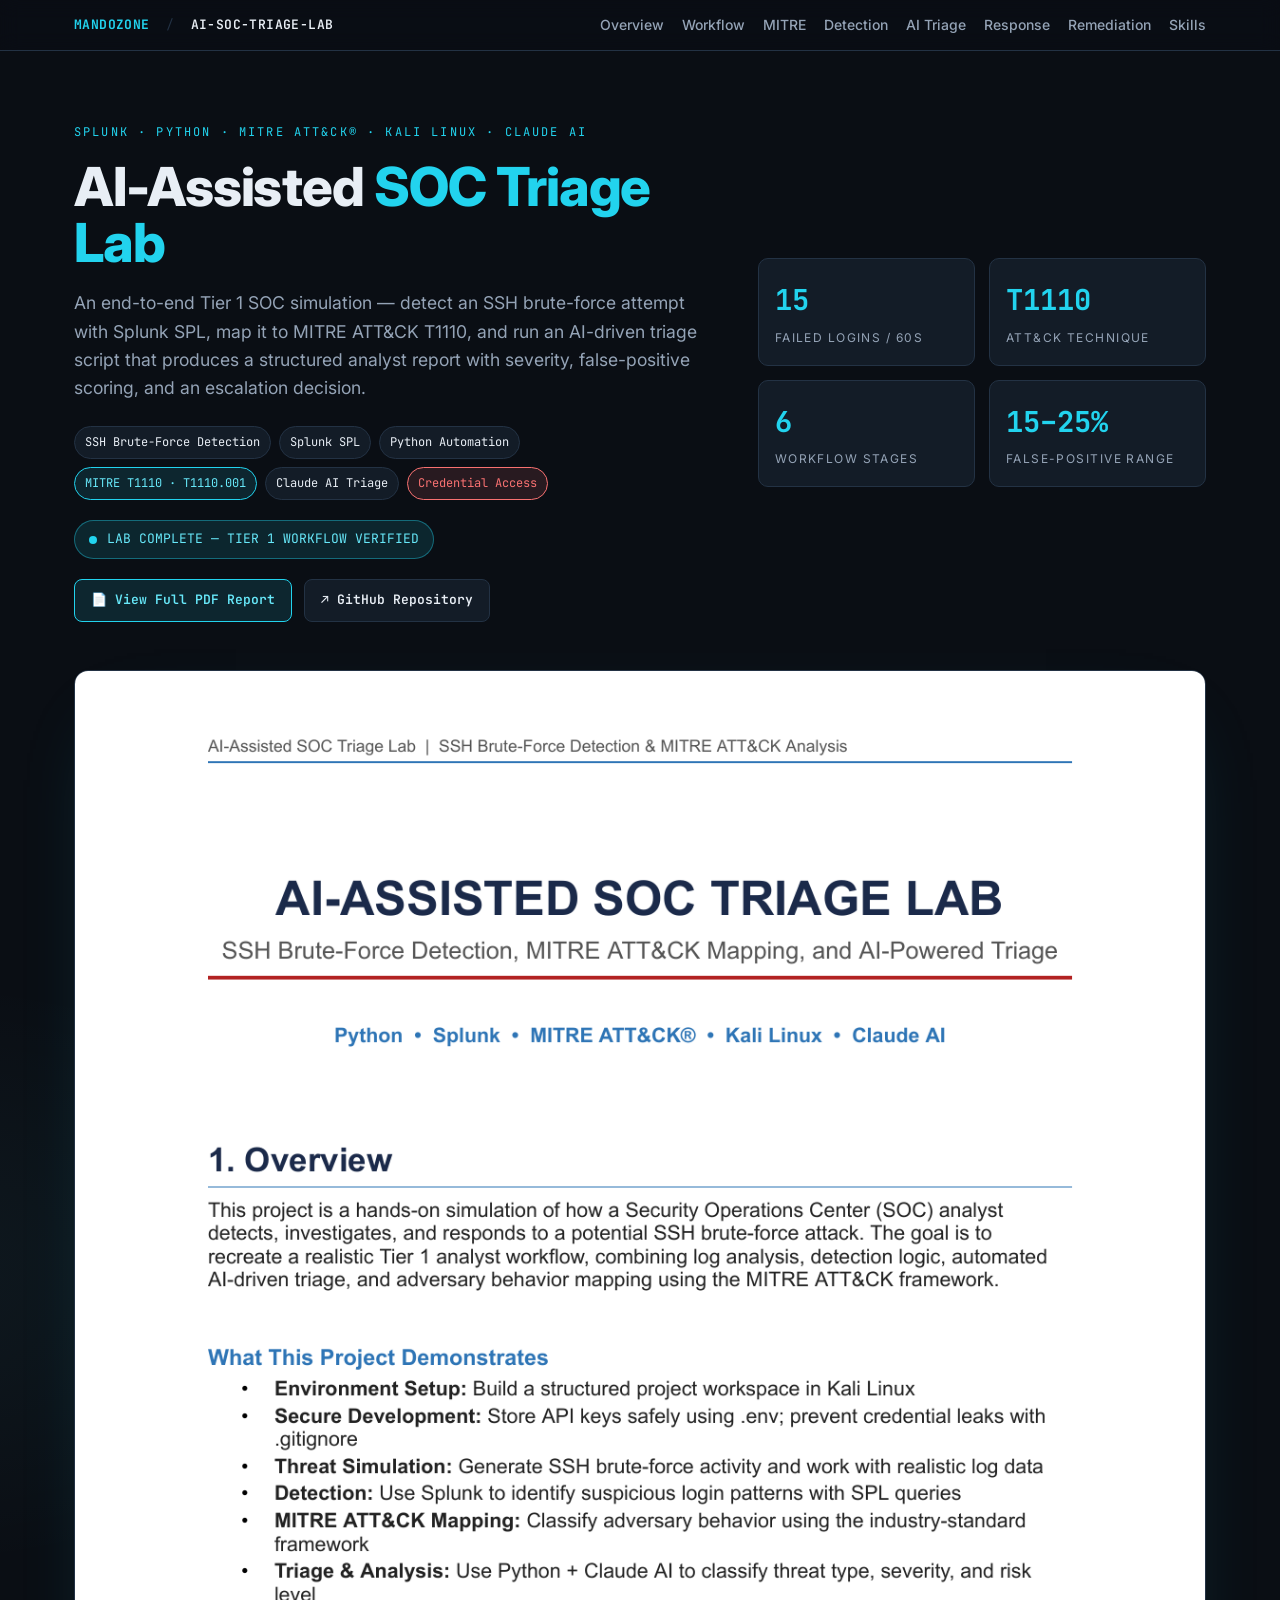
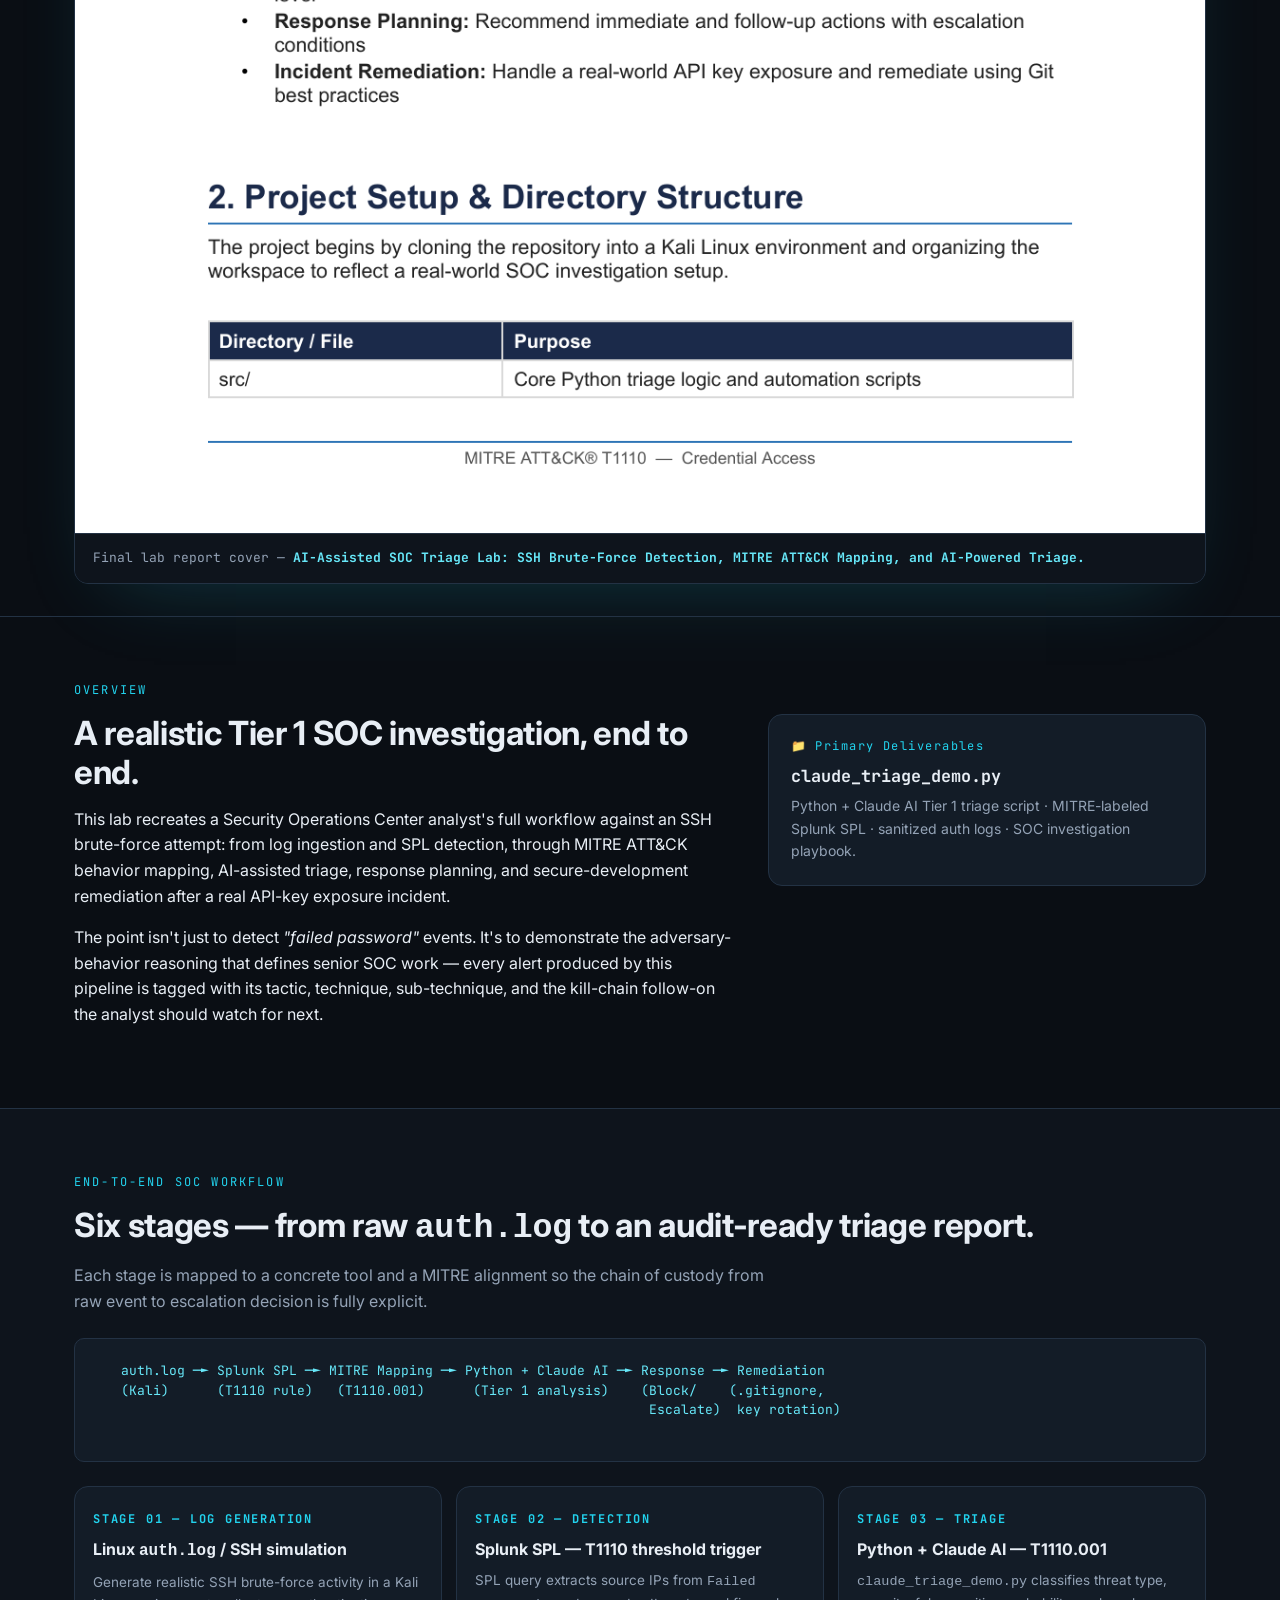
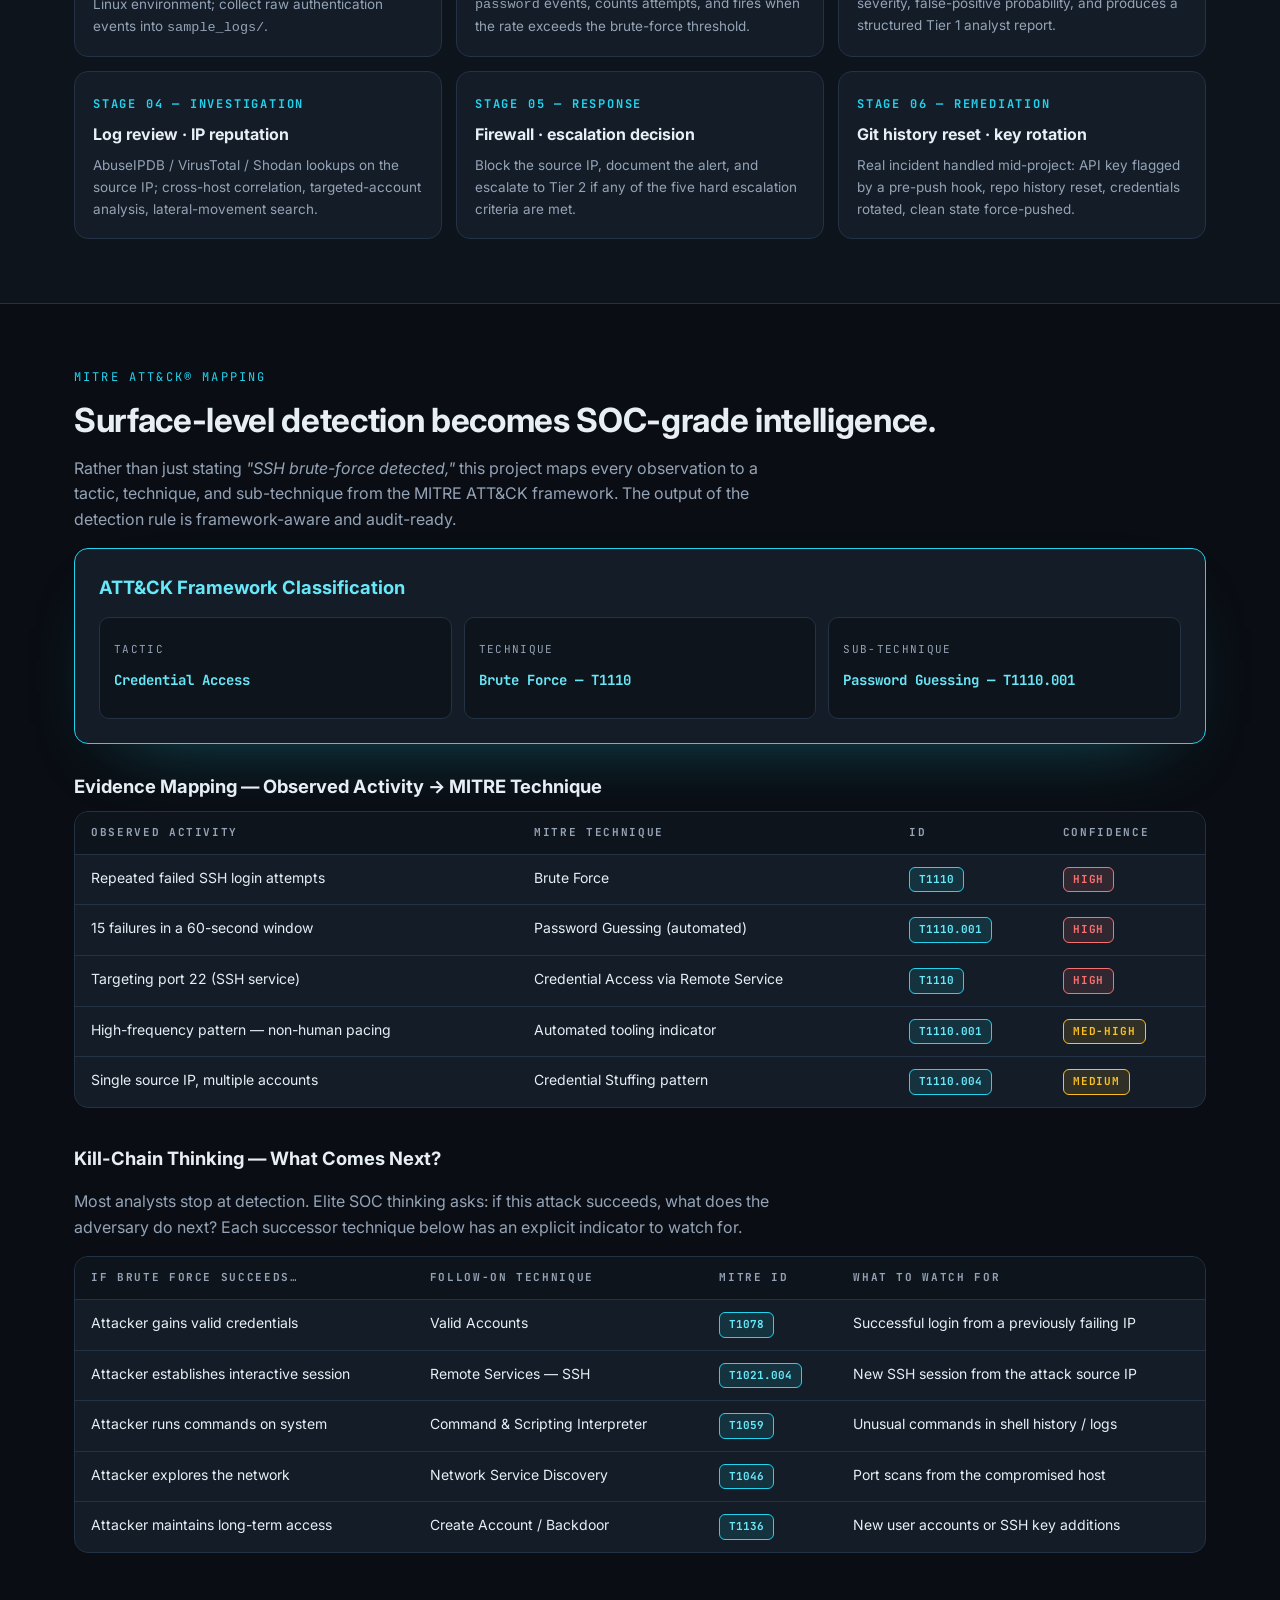
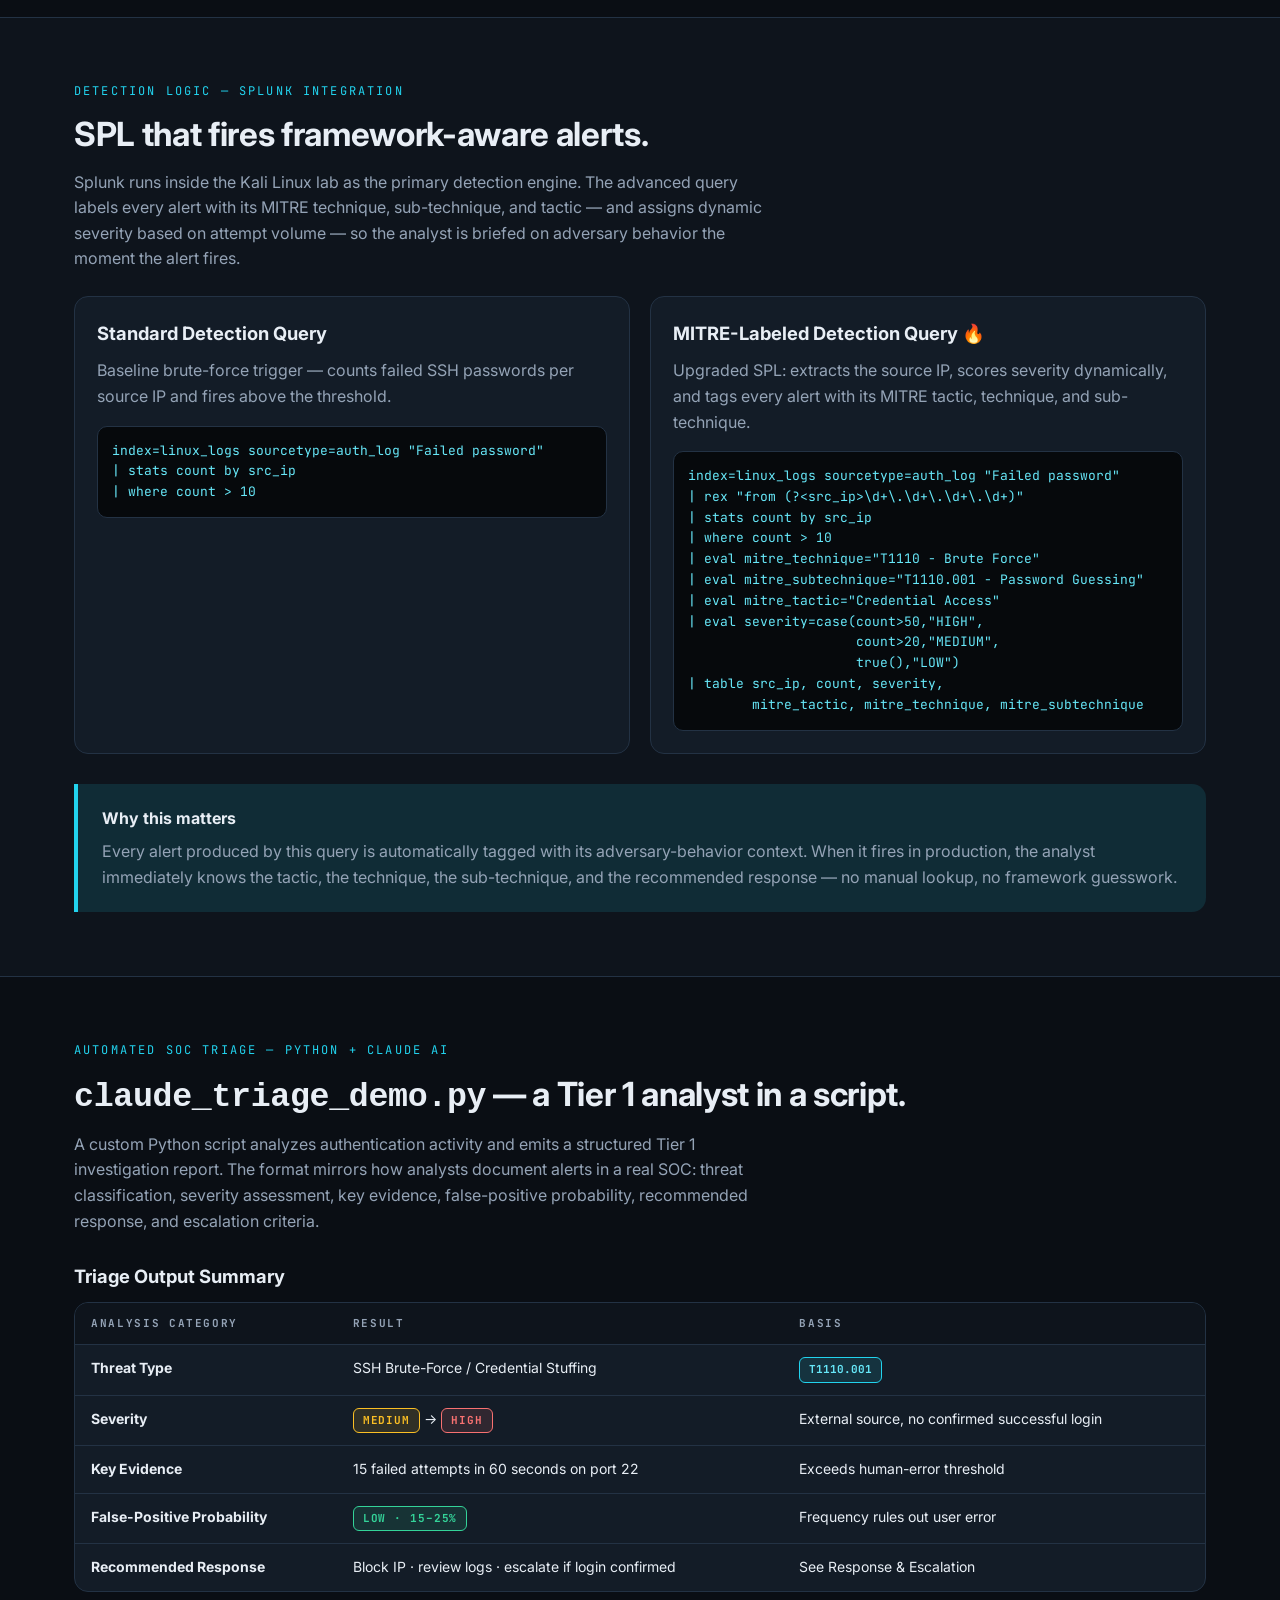
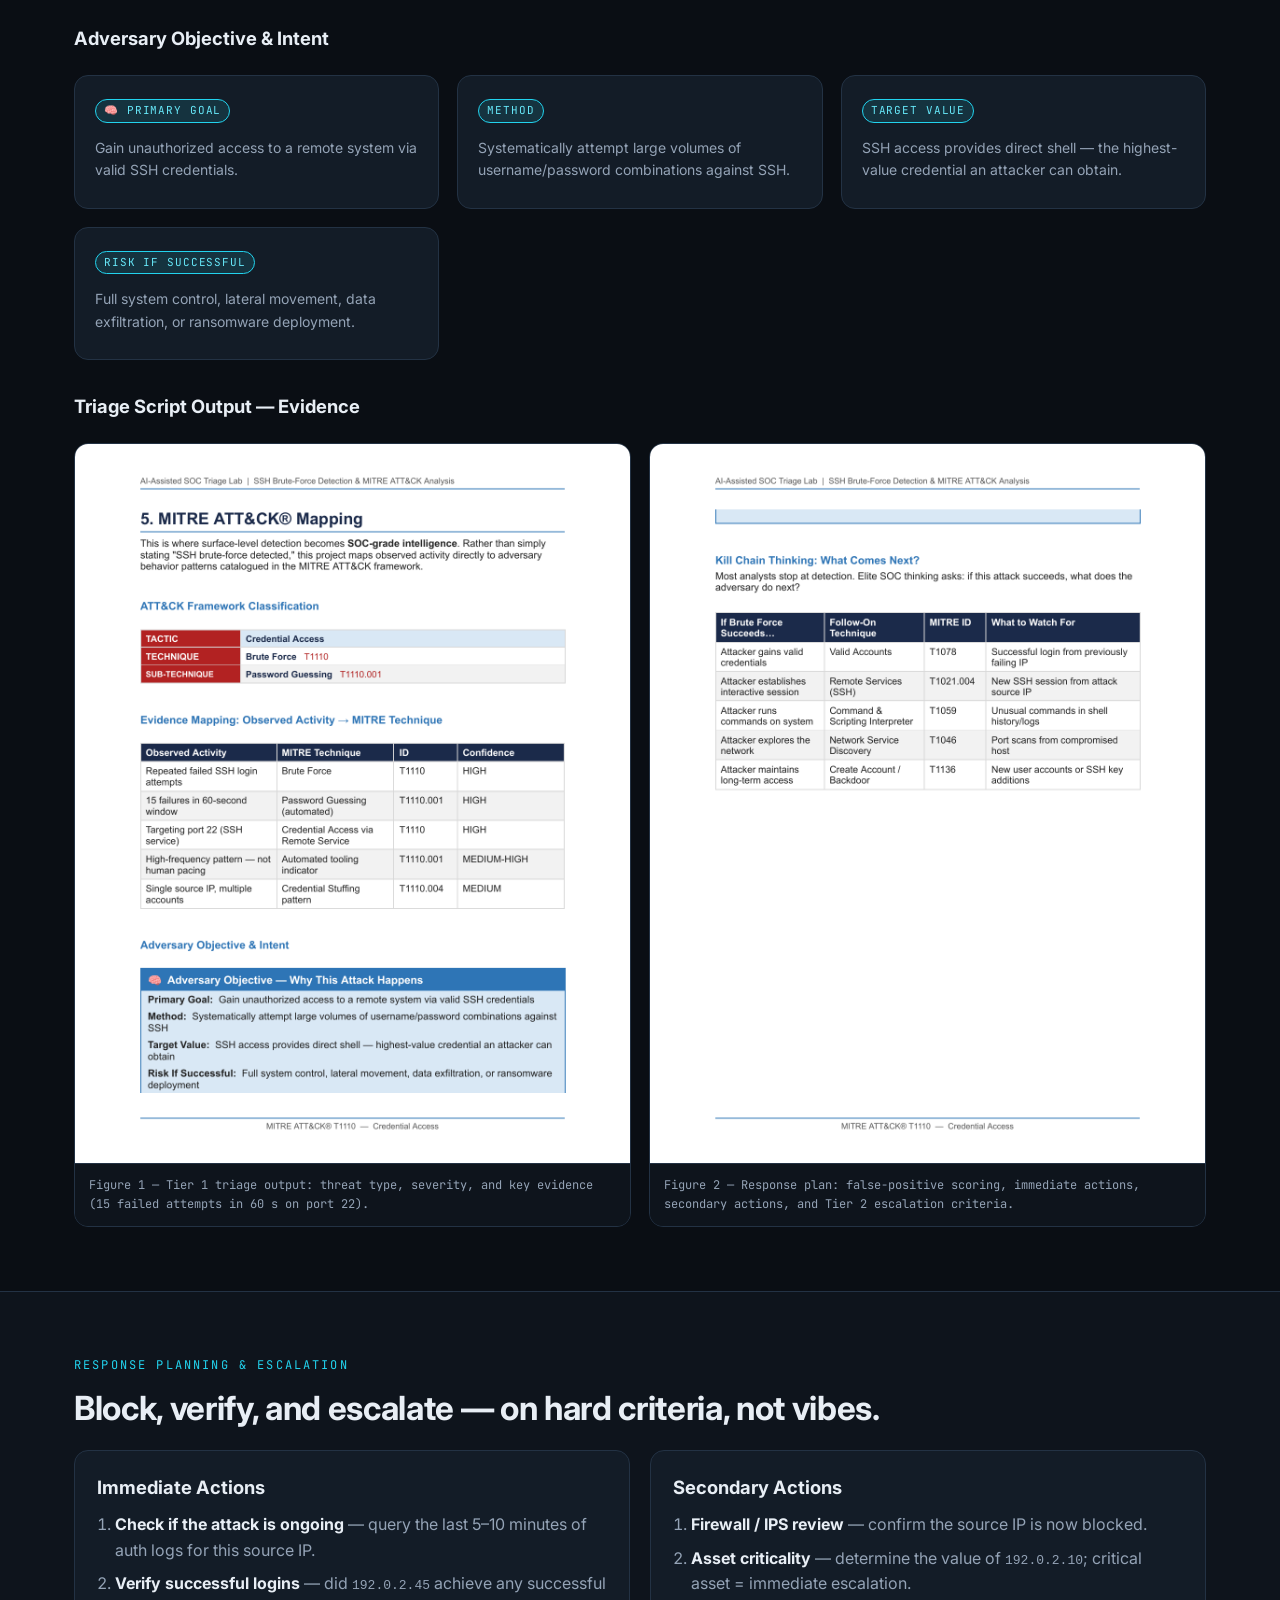
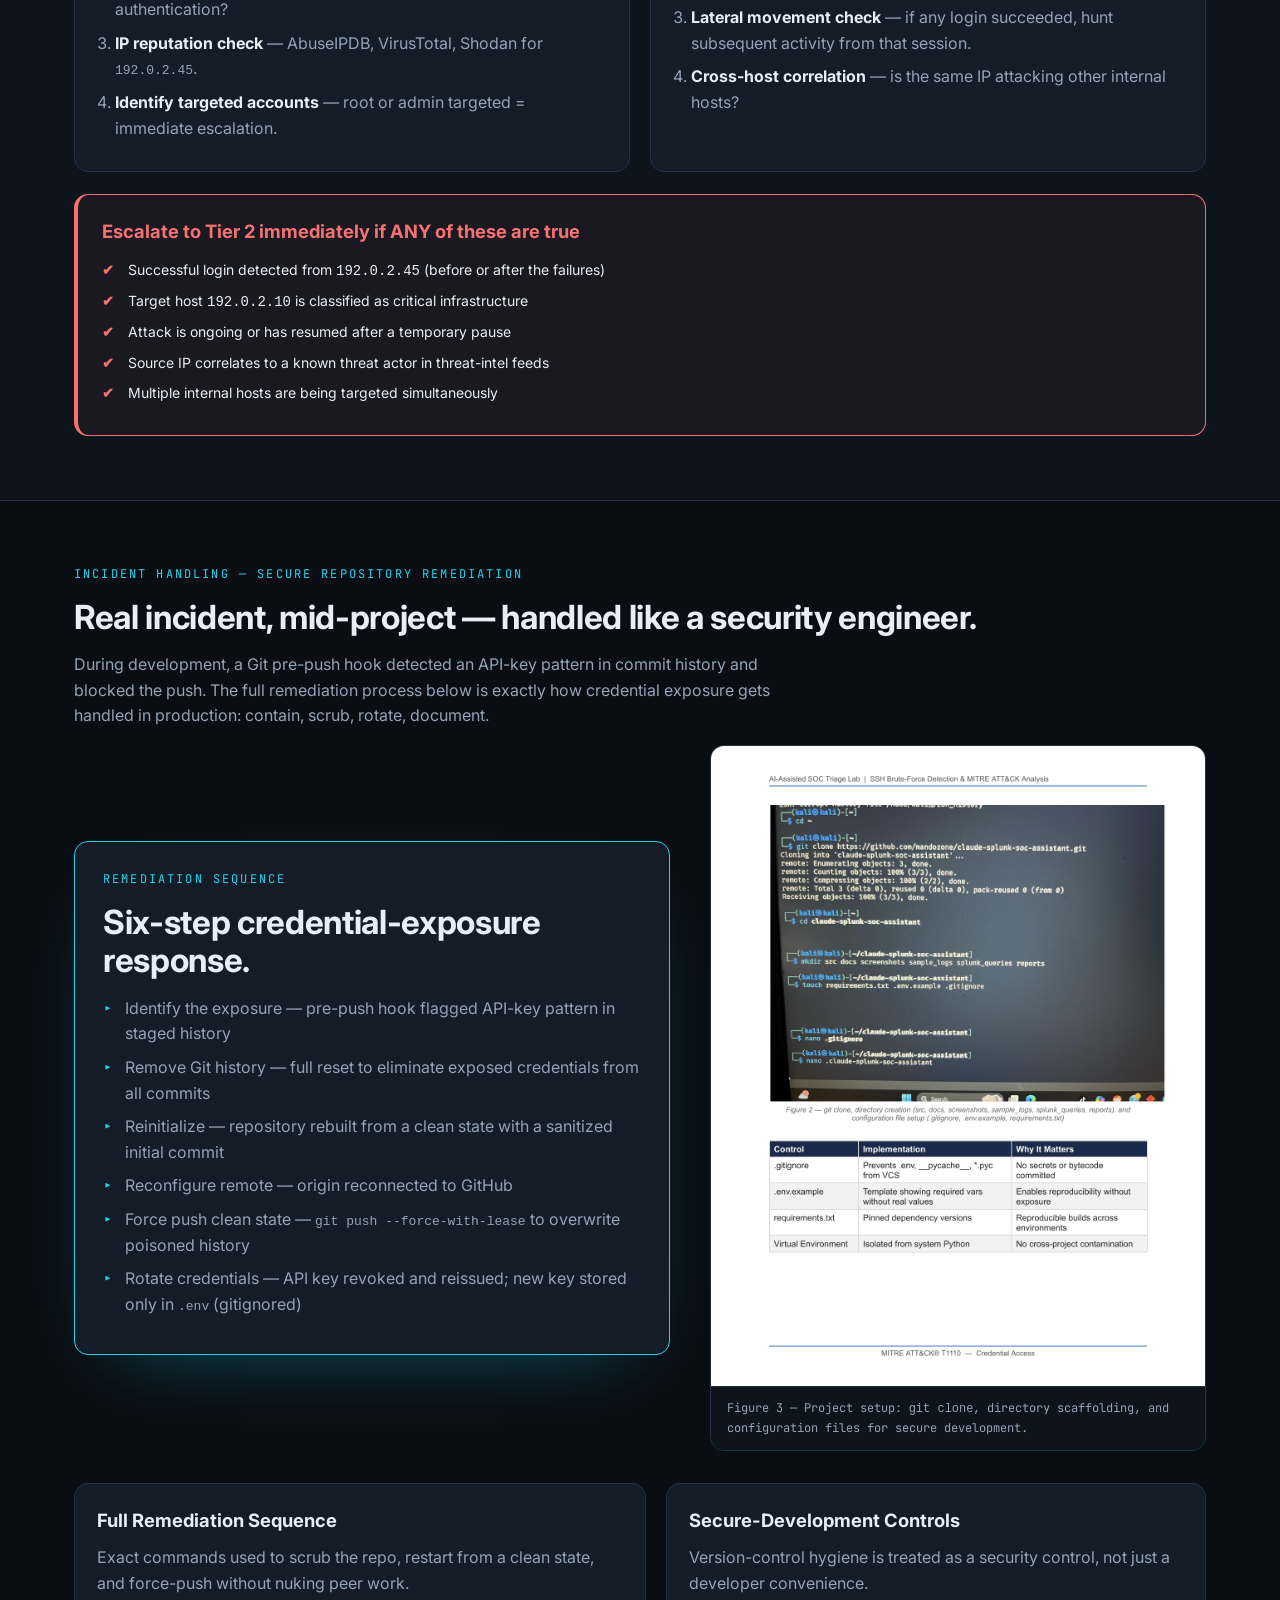
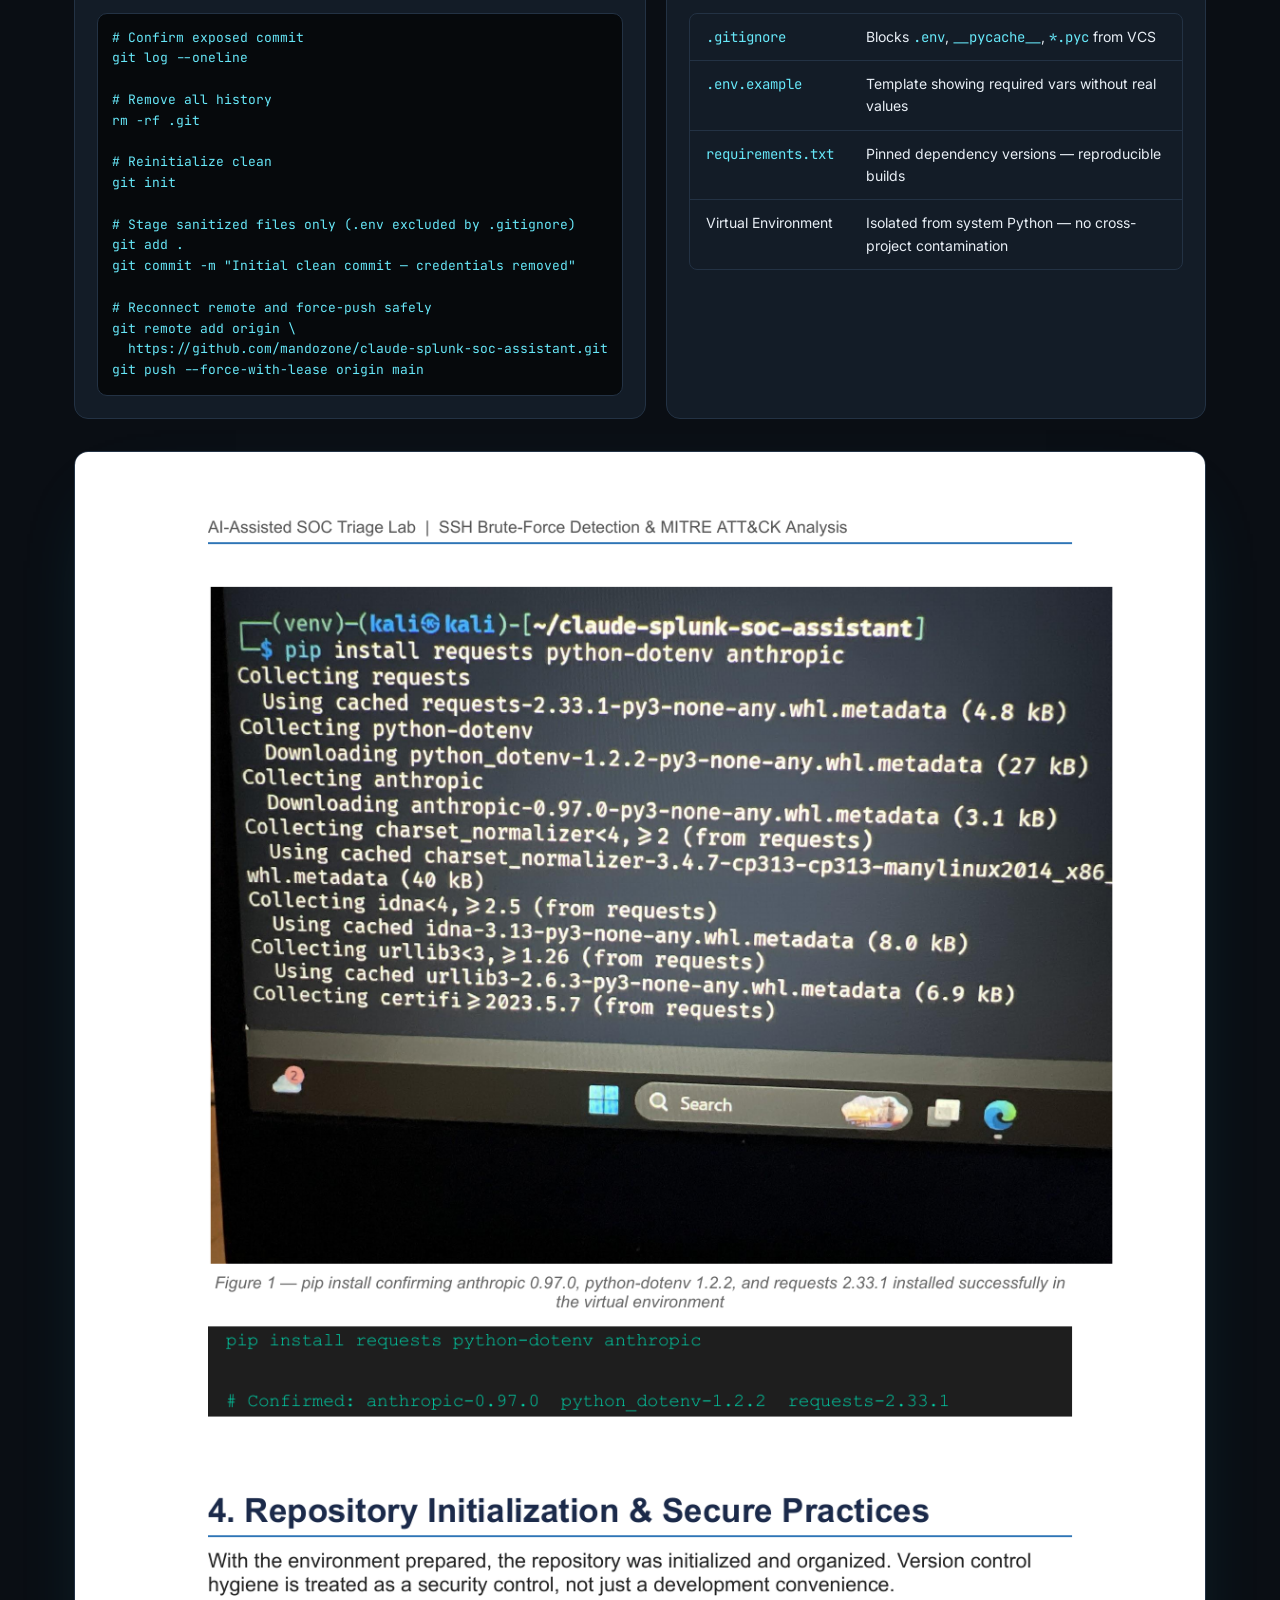
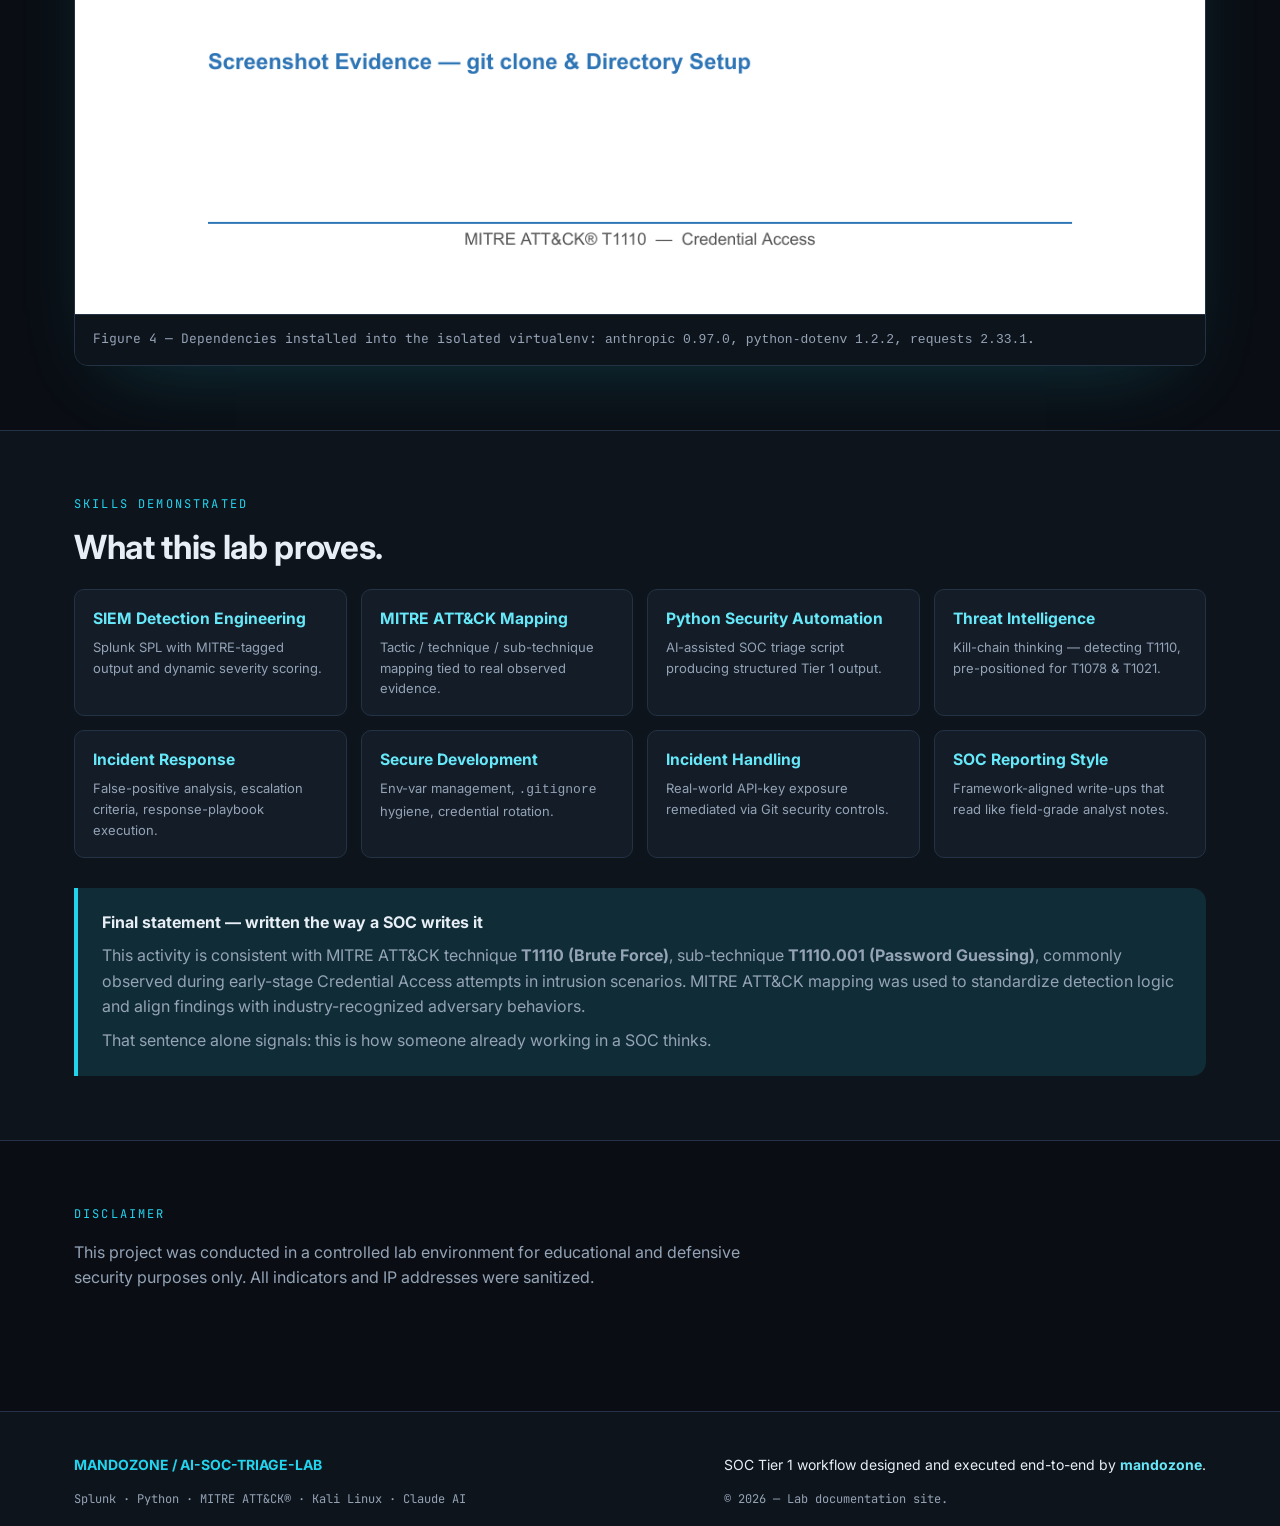
<file: site/index.html>
<!doctype html>
<html lang="en">
<head>
  <meta charset="utf-8" />
  <meta name="viewport" content="width=device-width, initial-scale=1" />
  <title>AI-Assisted SOC Triage Lab — SSH Brute-Force Detection & MITRE ATT&CK Mapping</title>
  <meta name="description" content="A hands-on SOC Tier 1 simulation: Splunk SPL detection for SSH brute-force, MITRE ATT&CK T1110 mapping, and AI-assisted triage with Python and Claude. Includes detection logic, kill-chain analysis, response playbook, and secure-development remediation." />
  <link rel="preconnect" href="https://fonts.googleapis.com" />
  <link rel="preconnect" href="https://fonts.gstatic.com" crossorigin />
  <link href="https://fonts.googleapis.com/css2?family=JetBrains+Mono:wght@400;500;700&family=Inter:wght@400;500;600;700;800&display=swap" rel="stylesheet" />
  <link rel="stylesheet" href="styles.css" />
</head>
<body>
  <a class="skip-link" href="#main">Skip to content</a>

  <header class="site-header">
    <div class="container header-row">
      <div class="brand">
        <span class="brand-mark">MANDOZONE</span>
        <span class="brand-sep">/</span>
        <span class="brand-name">AI-SOC-TRIAGE-LAB</span>
      </div>
      <nav class="site-nav" aria-label="Primary">
        <a href="#overview">Overview</a>
        <a href="#workflow">Workflow</a>
        <a href="#mitre">MITRE</a>
        <a href="#detection">Detection</a>
        <a href="#triage">AI Triage</a>
        <a href="#response">Response</a>
        <a href="#remediation">Remediation</a>
        <a href="#skills">Skills</a>
      </nav>
    </div>
  </header>

  <main id="main">

    <section class="hero">
      <div class="container hero-grid">
        <div class="hero-text">
          <p class="eyebrow">Splunk · Python · MITRE ATT&CK® · Kali Linux · Claude AI</p>
          <h1>AI-Assisted <span class="accent">SOC Triage Lab</span></h1>
          <p class="lede">An end-to-end Tier 1 SOC simulation — detect an SSH brute-force attempt with Splunk SPL, map it to MITRE ATT&CK T1110, and run an AI-driven triage script that produces a structured analyst report with severity, false-positive scoring, and an escalation decision.</p>
          <div class="tags">
            <span class="tag">SSH Brute-Force Detection</span>
            <span class="tag">Splunk SPL</span>
            <span class="tag">Python Automation</span>
            <span class="tag tag-accent">MITRE T1110 · T1110.001</span>
            <span class="tag">Claude AI Triage</span>
            <span class="tag tag-warn">Credential Access</span>
          </div>
          <div class="status-pill">
            <span class="status-dot" aria-hidden="true"></span>
            LAB COMPLETE — TIER 1 WORKFLOW VERIFIED
          </div>
          <div class="cta-row">
            <a class="btn btn-primary" href="reports/SOC_Triage_Lab_Final.pdf" target="_blank" rel="noopener">📄 View Full PDF Report</a>
            <a class="btn btn-ghost" href="https://github.com/mandozone/ai-soc-triage-lab" target="_blank" rel="noopener">↗ GitHub Repository</a>
          </div>
        </div>

        <div class="hero-stats">
          <div class="stat"><span class="stat-num">15</span><span class="stat-label">Failed logins / 60s</span></div>
          <div class="stat"><span class="stat-num">T1110</span><span class="stat-label">ATT&CK Technique</span></div>
          <div class="stat"><span class="stat-num">6</span><span class="stat-label">Workflow Stages</span></div>
          <div class="stat"><span class="stat-num">15–25%</span><span class="stat-label">False-Positive Range</span></div>
        </div>
      </div>
    </section>

    <section class="banner-image">
      <div class="container">
        <figure class="banner-figure">
          <img src="assets/cover.png" alt="Cover page of the AI-Assisted SOC Triage Lab report — SSH Brute-Force Detection, MITRE ATT&CK Mapping, and AI-Powered Triage using Python, Splunk, MITRE ATT&CK, Kali Linux, and Claude AI." loading="eager" />
          <figcaption>
            Final lab report cover — <strong>AI-Assisted SOC Triage Lab: SSH Brute-Force Detection, MITRE ATT&CK Mapping, and AI-Powered Triage.</strong>
          </figcaption>
        </figure>
      </div>
    </section>

    <section id="overview" class="section">
      <div class="container">
        <p class="section-kicker">Overview</p>
        <div class="two-col">
          <div>
            <h2>A realistic Tier 1 SOC investigation, end to end.</h2>
            <p>This lab recreates a Security Operations Center analyst's full workflow against an SSH brute-force attempt: from log ingestion and SPL detection, through MITRE ATT&CK behavior mapping, AI-assisted triage, response planning, and secure-development remediation after a real API-key exposure incident.</p>
            <p>The point isn't just to detect <em>"failed password"</em> events. It's to demonstrate the adversary-behavior reasoning that defines senior SOC work — every alert produced by this pipeline is tagged with its tactic, technique, sub-technique, and the kill-chain follow-on the analyst should watch for next.</p>
          </div>
          <aside class="card">
            <p class="card-eyebrow">📁 Primary Deliverables</p>
            <p class="card-title"><code>claude_triage_demo.py</code></p>
            <p class="card-meta">Python + Claude AI Tier 1 triage script · MITRE-labeled Splunk SPL · sanitized auth logs · SOC investigation playbook.</p>
          </aside>
        </div>
      </div>
    </section>

    <section id="workflow" class="section section-alt">
      <div class="container">
        <p class="section-kicker">End-to-End SOC Workflow</p>
        <h2>Six stages — from raw <code>auth.log</code> to an audit-ready triage report.</h2>
        <p class="prose">Each stage is mapped to a concrete tool and a MITRE alignment so the chain of custody from raw event to escalation decision is fully explicit.</p>

        <pre class="pipeline-ascii" aria-label="ASCII pipeline diagram">
   auth.log ─► Splunk SPL ─► MITRE Mapping ─► Python + Claude AI ─► Response ─► Remediation
   (Kali)      (T1110 rule)   (T1110.001)      (Tier 1 analysis)    (Block/    (.gitignore,
                                                                     Escalate)  key rotation)
        </pre>

        <div class="workflow-grid">
          <article class="workflow-step">
            <span class="step-num">STAGE 01 — LOG GENERATION</span>
            <h3>Linux <code>auth.log</code> / SSH simulation</h3>
            <p>Generate realistic SSH brute-force activity in a Kali Linux environment; collect raw authentication events into <code>sample_logs/</code>.</p>
          </article>
          <article class="workflow-step">
            <span class="step-num">STAGE 02 — DETECTION</span>
            <h3>Splunk SPL — T1110 threshold trigger</h3>
            <p>SPL query extracts source IPs from <code>Failed password</code> events, counts attempts, and fires when the rate exceeds the brute-force threshold.</p>
          </article>
          <article class="workflow-step">
            <span class="step-num">STAGE 03 — TRIAGE</span>
            <h3>Python + Claude AI — T1110.001</h3>
            <p><code>claude_triage_demo.py</code> classifies threat type, severity, false-positive probability, and produces a structured Tier 1 analyst report.</p>
          </article>
          <article class="workflow-step">
            <span class="step-num">STAGE 04 — INVESTIGATION</span>
            <h3>Log review · IP reputation</h3>
            <p>AbuseIPDB / VirusTotal / Shodan lookups on the source IP; cross-host correlation, targeted-account analysis, lateral-movement search.</p>
          </article>
          <article class="workflow-step">
            <span class="step-num">STAGE 05 — RESPONSE</span>
            <h3>Firewall · escalation decision</h3>
            <p>Block the source IP, document the alert, and escalate to Tier 2 if any of the five hard escalation criteria are met.</p>
          </article>
          <article class="workflow-step">
            <span class="step-num">STAGE 06 — REMEDIATION</span>
            <h3>Git history reset · key rotation</h3>
            <p>Real incident handled mid-project: API key flagged by a pre-push hook, repo history reset, credentials rotated, clean state force-pushed.</p>
          </article>
        </div>
      </div>
    </section>

    <section id="mitre" class="section">
      <div class="container">
        <p class="section-kicker">MITRE ATT&CK® Mapping</p>
        <h2>Surface-level detection becomes SOC-grade intelligence.</h2>
        <p class="prose">Rather than just stating <em>"SSH brute-force detected,"</em> this project maps every observation to a tactic, technique, and sub-technique from the MITRE ATT&CK framework. The output of the detection rule is framework-aware and audit-ready.</p>

        <div class="attack-card">
          <h3>ATT&CK Framework Classification</h3>
          <div class="attack-meta">
            <div>
              <p class="label">Tactic</p>
              <p class="val">Credential Access</p>
            </div>
            <div>
              <p class="label">Technique</p>
              <p class="val">Brute Force — T1110</p>
            </div>
            <div>
              <p class="label">Sub-Technique</p>
              <p class="val">Password Guessing — T1110.001</p>
            </div>
          </div>
        </div>

        <h3>Evidence Mapping — Observed Activity → MITRE Technique</h3>
        <div class="table-wrap">
          <table class="data-table">
            <thead>
              <tr><th>Observed Activity</th><th>MITRE Technique</th><th>ID</th><th>Confidence</th></tr>
            </thead>
            <tbody>
              <tr><td>Repeated failed SSH login attempts</td><td>Brute Force</td><td><span class="mitre-badge">T1110</span></td><td><span class="severity-badge sev-high">HIGH</span></td></tr>
              <tr><td>15 failures in a 60-second window</td><td>Password Guessing (automated)</td><td><span class="mitre-badge">T1110.001</span></td><td><span class="severity-badge sev-high">HIGH</span></td></tr>
              <tr><td>Targeting port 22 (SSH service)</td><td>Credential Access via Remote Service</td><td><span class="mitre-badge">T1110</span></td><td><span class="severity-badge sev-high">HIGH</span></td></tr>
              <tr><td>High-frequency pattern — non-human pacing</td><td>Automated tooling indicator</td><td><span class="mitre-badge">T1110.001</span></td><td><span class="severity-badge sev-med">MED-HIGH</span></td></tr>
              <tr><td>Single source IP, multiple accounts</td><td>Credential Stuffing pattern</td><td><span class="mitre-badge">T1110.004</span></td><td><span class="severity-badge sev-med">MEDIUM</span></td></tr>
            </tbody>
          </table>
        </div>

        <h3 style="margin-top:36px;">Kill-Chain Thinking — What Comes Next?</h3>
        <p class="prose">Most analysts stop at detection. Elite SOC thinking asks: if this attack succeeds, what does the adversary do next? Each successor technique below has an explicit indicator to watch for.</p>
        <div class="table-wrap">
          <table class="data-table">
            <thead>
              <tr><th>If Brute Force Succeeds…</th><th>Follow-On Technique</th><th>MITRE ID</th><th>What to Watch For</th></tr>
            </thead>
            <tbody>
              <tr><td>Attacker gains valid credentials</td><td>Valid Accounts</td><td><span class="mitre-badge">T1078</span></td><td>Successful login from a previously failing IP</td></tr>
              <tr><td>Attacker establishes interactive session</td><td>Remote Services — SSH</td><td><span class="mitre-badge">T1021.004</span></td><td>New SSH session from the attack source IP</td></tr>
              <tr><td>Attacker runs commands on system</td><td>Command &amp; Scripting Interpreter</td><td><span class="mitre-badge">T1059</span></td><td>Unusual commands in shell history / logs</td></tr>
              <tr><td>Attacker explores the network</td><td>Network Service Discovery</td><td><span class="mitre-badge">T1046</span></td><td>Port scans from the compromised host</td></tr>
              <tr><td>Attacker maintains long-term access</td><td>Create Account / Backdoor</td><td><span class="mitre-badge">T1136</span></td><td>New user accounts or SSH key additions</td></tr>
            </tbody>
          </table>
        </div>
      </div>
    </section>

    <section id="detection" class="section section-alt">
      <div class="container">
        <p class="section-kicker">Detection Logic — Splunk Integration</p>
        <h2>SPL that fires framework-aware alerts.</h2>
        <p class="prose">Splunk runs inside the Kali Linux lab as the primary detection engine. The advanced query labels every alert with its MITRE technique, sub-technique, and tactic — and assigns dynamic severity based on attempt volume — so the analyst is briefed on adversary behavior the moment the alert fires.</p>

        <div class="config-grid">
          <article class="config-card">
            <h3>Standard Detection Query</h3>
            <p>Baseline brute-force trigger — counts failed SSH passwords per source IP and fires above the threshold.</p>
<pre><code>index=linux_logs sourcetype=auth_log "Failed password"
| stats count by src_ip
| where count &gt; 10</code></pre>
          </article>

          <article class="config-card">
            <h3>MITRE-Labeled Detection Query 🔥</h3>
            <p>Upgraded SPL: extracts the source IP, scores severity dynamically, and tags every alert with its MITRE tactic, technique, and sub-technique.</p>
<pre><code>index=linux_logs sourcetype=auth_log "Failed password"
| rex "from (?&lt;src_ip&gt;\d+\.\d+\.\d+\.\d+)"
| stats count by src_ip
| where count &gt; 10
| eval mitre_technique="T1110 - Brute Force"
| eval mitre_subtechnique="T1110.001 - Password Guessing"
| eval mitre_tactic="Credential Access"
| eval severity=case(count&gt;50,"HIGH",
                     count&gt;20,"MEDIUM",
                     true(),"LOW")
| table src_ip, count, severity,
        mitre_tactic, mitre_technique, mitre_subtechnique</code></pre>
          </article>
        </div>

        <blockquote class="takeaway">
          <p class="takeaway-title">Why this matters</p>
          <p>Every alert produced by this query is automatically tagged with its adversary-behavior context. When it fires in production, the analyst immediately knows the tactic, the technique, the sub-technique, and the recommended response — no manual lookup, no framework guesswork.</p>
        </blockquote>
      </div>
    </section>

    <section id="triage" class="section">
      <div class="container">
        <p class="section-kicker">Automated SOC Triage — Python + Claude AI</p>
        <h2><code>claude_triage_demo.py</code> — a Tier 1 analyst in a script.</h2>
        <p class="prose">A custom Python script analyzes authentication activity and emits a structured Tier 1 investigation report. The format mirrors how analysts document alerts in a real SOC: threat classification, severity assessment, key evidence, false-positive probability, recommended response, and escalation criteria.</p>

        <h3 style="margin-top:28px;">Triage Output Summary</h3>
        <div class="table-wrap">
          <table class="data-table">
            <thead>
              <tr><th>Analysis Category</th><th>Result</th><th>Basis</th></tr>
            </thead>
            <tbody>
              <tr><td><strong>Threat Type</strong></td><td>SSH Brute-Force / Credential Stuffing</td><td><span class="mitre-badge">T1110.001</span></td></tr>
              <tr><td><strong>Severity</strong></td><td><span class="severity-badge sev-med">MEDIUM</span> → <span class="severity-badge sev-high">HIGH</span></td><td>External source, no confirmed successful login</td></tr>
              <tr><td><strong>Key Evidence</strong></td><td>15 failed attempts in 60 seconds on port 22</td><td>Exceeds human-error threshold</td></tr>
              <tr><td><strong>False-Positive Probability</strong></td><td><span class="severity-badge sev-low">LOW · 15–25%</span></td><td>Frequency rules out user error</td></tr>
              <tr><td><strong>Recommended Response</strong></td><td>Block IP · review logs · escalate if login confirmed</td><td>See Response &amp; Escalation</td></tr>
            </tbody>
          </table>
        </div>

        <h3 style="margin-top:32px;">Adversary Objective &amp; Intent</h3>
        <div class="evidence-grid">
          <article class="evidence-card">
            <span class="ev-tag">🧠 PRIMARY GOAL</span>
            <p>Gain unauthorized access to a remote system via valid SSH credentials.</p>
          </article>
          <article class="evidence-card">
            <span class="ev-tag">METHOD</span>
            <p>Systematically attempt large volumes of username/password combinations against SSH.</p>
          </article>
          <article class="evidence-card">
            <span class="ev-tag">TARGET VALUE</span>
            <p>SSH access provides direct shell — the highest-value credential an attacker can obtain.</p>
          </article>
          <article class="evidence-card">
            <span class="ev-tag">RISK IF SUCCESSFUL</span>
            <p>Full system control, lateral movement, data exfiltration, or ransomware deployment.</p>
          </article>
        </div>

        <h3 style="margin-top:32px;">Triage Script Output — Evidence</h3>
        <div class="triage-figures">
          <figure>
            <img src="assets/triage-output-1.png" alt="claude_triage_demo.py execution showing SOC Tier 1 analysis: threat classification SSH Brute-Force / Credential Stuffing, severity MEDIUM to HIGH, key evidence of 15 failed attempts in 60 seconds on port 22, and false positive evaluation beginning." loading="lazy" />
            <figcaption>Figure 1 — Tier 1 triage output: threat type, severity, and key evidence (15 failed attempts in 60 s on port 22).</figcaption>
          </figure>
          <figure>
            <img src="assets/triage-output-2.png" alt="Continuation of triage output showing false positive probability LOW 15 to 25 percent, recommended immediate actions including IP reputation lookups via AbuseIPDB, VirusTotal, and Shodan, secondary actions for firewall review and lateral movement search, and Tier 2 escalation criteria." loading="lazy" />
            <figcaption>Figure 2 — Response plan: false-positive scoring, immediate actions, secondary actions, and Tier 2 escalation criteria.</figcaption>
          </figure>
        </div>
      </div>
    </section>

    <section id="response" class="section section-alt">
      <div class="container">
        <p class="section-kicker">Response Planning &amp; Escalation</p>
        <h2>Block, verify, and escalate — on hard criteria, not vibes.</h2>

        <div class="response-grid">
          <div class="response-block">
            <h3>Immediate Actions</h3>
            <ol>
              <li><strong>Check if the attack is ongoing</strong> — query the last 5–10 minutes of auth logs for this source IP.</li>
              <li><strong>Verify successful logins</strong> — did <code>192.0.2.45</code> achieve any successful authentication?</li>
              <li><strong>IP reputation check</strong> — AbuseIPDB, VirusTotal, Shodan for <code>192.0.2.45</code>.</li>
              <li><strong>Identify targeted accounts</strong> — root or admin targeted = immediate escalation.</li>
            </ol>
          </div>
          <div class="response-block">
            <h3>Secondary Actions</h3>
            <ol>
              <li><strong>Firewall / IPS review</strong> — confirm the source IP is now blocked.</li>
              <li><strong>Asset criticality</strong> — determine the value of <code>192.0.2.10</code>; critical asset = immediate escalation.</li>
              <li><strong>Lateral movement check</strong> — if any login succeeded, hunt subsequent activity from that session.</li>
              <li><strong>Cross-host correlation</strong> — is the same IP attacking other internal hosts?</li>
            </ol>
          </div>
        </div>

        <div class="escalate-card">
          <h3>Escalate to Tier 2 immediately if ANY of these are true</h3>
          <ul class="escalate-list">
            <li>Successful login detected from <code>192.0.2.45</code> (before or after the failures)</li>
            <li>Target host <code>192.0.2.10</code> is classified as critical infrastructure</li>
            <li>Attack is ongoing or has resumed after a temporary pause</li>
            <li>Source IP correlates to a known threat actor in threat-intel feeds</li>
            <li>Multiple internal hosts are being targeted simultaneously</li>
          </ul>
        </div>
      </div>
    </section>

    <section id="remediation" class="section">
      <div class="container">
        <p class="section-kicker">Incident Handling — Secure Repository Remediation</p>
        <h2>Real incident, mid-project — handled like a security engineer.</h2>
        <p class="prose">During development, a Git pre-push hook detected an API-key pattern in commit history and blocked the push. The full remediation process below is exactly how credential exposure gets handled in production: contain, scrub, rotate, document.</p>

        <div class="engineer-grid">
          <div class="engineer-card">
            <p class="section-kicker">Remediation Sequence</p>
            <h2>Six-step credential-exposure response.</h2>
            <ul class="bullets">
              <li>Identify the exposure — pre-push hook flagged API-key pattern in staged history</li>
              <li>Remove Git history — full reset to eliminate exposed credentials from all commits</li>
              <li>Reinitialize — repository rebuilt from a clean state with a sanitized initial commit</li>
              <li>Reconfigure remote — origin reconnected to GitHub</li>
              <li>Force push clean state — <code>git push --force-with-lease</code> to overwrite poisoned history</li>
              <li>Rotate credentials — API key revoked and reissued; new key stored only in <code>.env</code> (gitignored)</li>
            </ul>
          </div>
          <figure class="engineer-figure">
            <img src="assets/git-setup.png" alt="Screenshot from the lab report showing git clone, project directory creation, and configuration file setup including .gitignore, .env.example, and requirements.txt." loading="lazy" />
            <figcaption>Figure 3 — Project setup: <code>git clone</code>, directory scaffolding, and configuration files for secure development.</figcaption>
          </figure>
        </div>

        <div class="config-grid" style="margin-top:32px;">
          <article class="config-card">
            <h3>Full Remediation Sequence</h3>
            <p>Exact commands used to scrub the repo, restart from a clean state, and force-push without nuking peer work.</p>
<pre><code># Confirm exposed commit
git log --oneline

# Remove all history
rm -rf .git

# Reinitialize clean
git init

# Stage sanitized files only (.env excluded by .gitignore)
git add .
git commit -m "Initial clean commit — credentials removed"

# Reconnect remote and force-push safely
git remote add origin \
  https://github.com/mandozone/claude-splunk-soc-assistant.git
git push --force-with-lease origin main</code></pre>
          </article>

          <article class="config-card">
            <h3>Secure-Development Controls</h3>
            <p>Version-control hygiene is treated as a security control, not just a developer convenience.</p>
            <div class="table-wrap" style="border-radius:8px; margin-top:14px;">
              <table class="data-table">
                <tbody>
                  <tr><td><code>.gitignore</code></td><td>Blocks <code>.env</code>, <code>__pycache__</code>, <code>*.pyc</code> from VCS</td></tr>
                  <tr><td><code>.env.example</code></td><td>Template showing required vars without real values</td></tr>
                  <tr><td><code>requirements.txt</code></td><td>Pinned dependency versions — reproducible builds</td></tr>
                  <tr><td>Virtual Environment</td><td>Isolated from system Python — no cross-project contamination</td></tr>
                </tbody>
              </table>
            </div>
          </article>
        </div>

        <figure class="banner-figure" style="margin-top:32px;">
          <img src="assets/pip-install.png" alt="pip install screenshot confirming anthropic 0.97.0, python-dotenv 1.2.2, and requests 2.33.1 were installed successfully into the project's isolated virtual environment." loading="lazy" />
          <figcaption>Figure 4 — Dependencies installed into the isolated virtualenv: <code>anthropic 0.97.0</code>, <code>python-dotenv 1.2.2</code>, <code>requests 2.33.1</code>.</figcaption>
        </figure>
      </div>
    </section>

    <section id="skills" class="section section-alt">
      <div class="container">
        <p class="section-kicker">Skills Demonstrated</p>
        <h2>What this lab proves.</h2>
        <div class="skills-grid">
          <div class="skill-tile">
            <h3>SIEM Detection Engineering</h3>
            <p>Splunk SPL with MITRE-tagged output and dynamic severity scoring.</p>
          </div>
          <div class="skill-tile">
            <h3>MITRE ATT&CK Mapping</h3>
            <p>Tactic / technique / sub-technique mapping tied to real observed evidence.</p>
          </div>
          <div class="skill-tile">
            <h3>Python Security Automation</h3>
            <p>AI-assisted SOC triage script producing structured Tier 1 output.</p>
          </div>
          <div class="skill-tile">
            <h3>Threat Intelligence</h3>
            <p>Kill-chain thinking — detecting T1110, pre-positioned for T1078 &amp; T1021.</p>
          </div>
          <div class="skill-tile">
            <h3>Incident Response</h3>
            <p>False-positive analysis, escalation criteria, response-playbook execution.</p>
          </div>
          <div class="skill-tile">
            <h3>Secure Development</h3>
            <p>Env-var management, <code>.gitignore</code> hygiene, credential rotation.</p>
          </div>
          <div class="skill-tile">
            <h3>Incident Handling</h3>
            <p>Real-world API-key exposure remediated via Git security controls.</p>
          </div>
          <div class="skill-tile">
            <h3>SOC Reporting Style</h3>
            <p>Framework-aligned write-ups that read like field-grade analyst notes.</p>
          </div>
        </div>

        <blockquote class="takeaway">
          <p class="takeaway-title">Final statement — written the way a SOC writes it</p>
          <p>This activity is consistent with MITRE ATT&CK technique <strong>T1110 (Brute Force)</strong>, sub-technique <strong>T1110.001 (Password Guessing)</strong>, commonly observed during early-stage Credential Access attempts in intrusion scenarios. MITRE ATT&CK mapping was used to standardize detection logic and align findings with industry-recognized adversary behaviors.</p>
          <p>That sentence alone signals: this is how someone already working in a SOC thinks.</p>
        </blockquote>
      </div>
    </section>

    <section class="section">
      <div class="container">
        <p class="section-kicker">Disclaimer</p>
        <p class="prose">This project was conducted in a controlled lab environment for educational and defensive security purposes only. All indicators and IP addresses were sanitized.</p>
      </div>
    </section>

  </main>

  <footer class="site-footer">
    <div class="container footer-row">
      <div>
        <p class="brand-mark">MANDOZONE / AI-SOC-TRIAGE-LAB</p>
        <p class="footer-meta">Splunk · Python · MITRE ATT&CK® · Kali Linux · Claude AI</p>
      </div>
      <div class="footer-credit">
        <p>SOC Tier 1 workflow designed and executed end-to-end by <strong>mandozone</strong>.</p>
        <p class="footer-meta">© <span id="year"></span> — Lab documentation site.</p>
      </div>
    </div>
  </footer>

  <script>
    document.getElementById('year').textContent = new Date().getFullYear();
  </script>
</body>
</html>
</file>
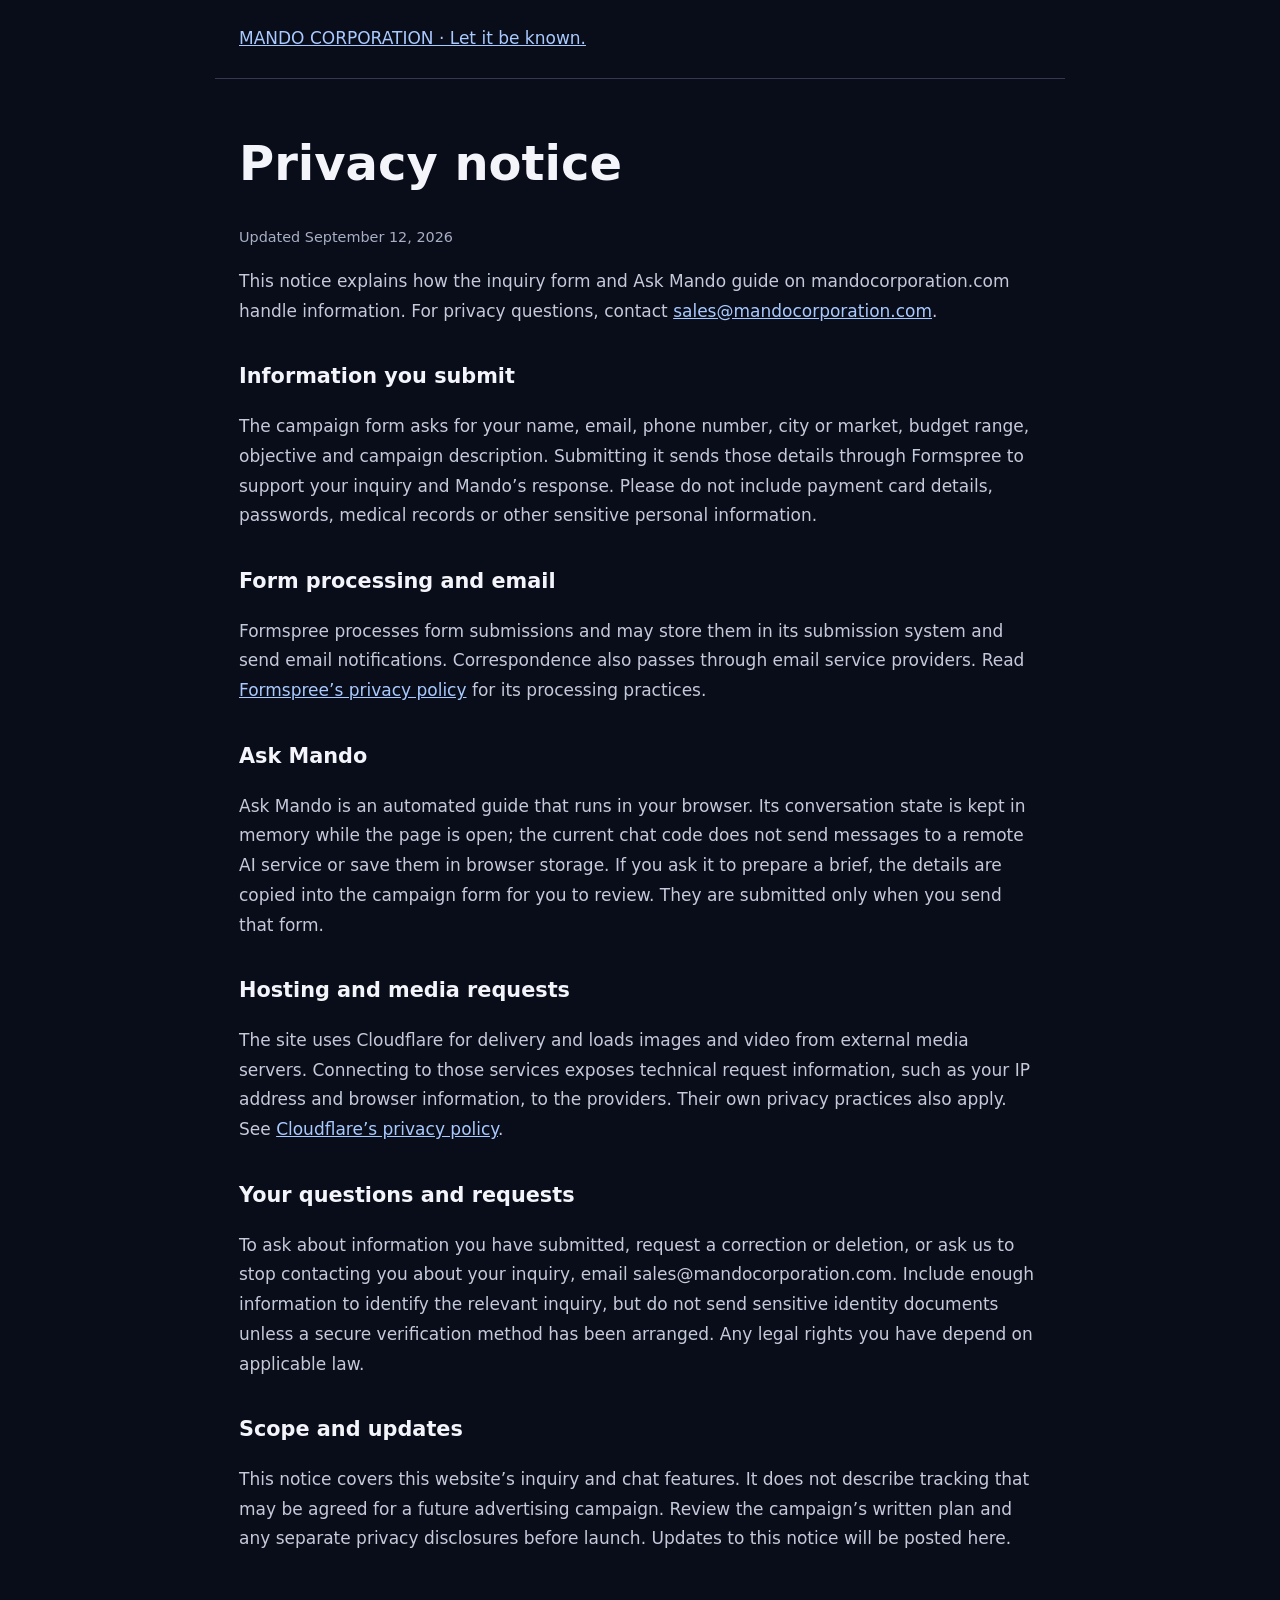
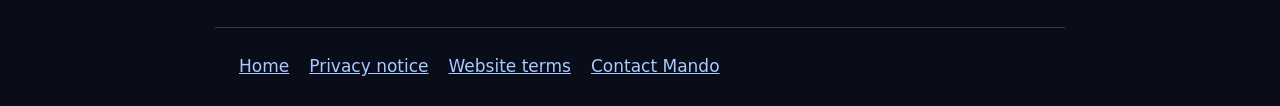
<file: public/privacy.html>
<!doctype html><html lang="en"><head><meta charset="utf-8"><meta name="viewport" content="width=device-width,initial-scale=1"><title>Privacy notice | Mando Corporation</title><style>*{box-sizing:border-box}body{margin:0;background:#090c19;color:#f4f5fa;font:17px/1.75 system-ui,sans-serif}main,header,footer{max-width:850px;margin:auto;padding:24px}header{border-bottom:1px solid #343950}a{color:#a9caff}a:focus-visible{outline:3px solid #a9caff;outline-offset:4px}h1{font-size:clamp(2rem,6vw,3rem);line-height:1.2}h2{font-size:1.3rem;margin-top:32px}p,li{color:#c5cadb}.date{color:#a8afc5;font-size:.9rem}footer{border-top:1px solid #343950;margin-top:32px}nav{display:flex;gap:20px;flex-wrap:wrap}</style><link rel="icon" type="image/png" sizes="144x144" href="https://d2ol7oe51mr4n9.cloudfront.net/user_3JBkIOsFM6UtOejRVHz4eDla9k8/c75fc887-16f1-4885-93d1-203c4306a4a4.png"><link rel="apple-touch-icon" href="https://d2ol7oe51mr4n9.cloudfront.net/user_3JBkIOsFM6UtOejRVHz4eDla9k8/c75fc887-16f1-4885-93d1-203c4306a4a4.png"></head><body><header><a href="/">MANDO CORPORATION · Let it be known.</a></header><main><h1>Privacy notice</h1><p class="date">Updated September 12, 2026</p><p>This notice explains how the inquiry form and Ask Mando guide on mandocorporation.com handle information. For privacy questions, contact <a href="mailto:sales@mandocorporation.com">sales@mandocorporation.com</a>.</p><h2>Information you submit</h2><p>The campaign form asks for your name, email, phone number, city or market, budget range, objective and campaign description. Submitting it sends those details through Formspree to support your inquiry and Mando’s response. Please do not include payment card details, passwords, medical records or other sensitive personal information.</p><h2>Form processing and email</h2><p>Formspree processes form submissions and may store them in its submission system and send email notifications. Correspondence also passes through email service providers. Read <a href="https://formspree.io/legal/privacy-policy/">Formspree’s privacy policy</a> for its processing practices.</p><h2>Ask Mando</h2><p>Ask Mando is an automated guide that runs in your browser. Its conversation state is kept in memory while the page is open; the current chat code does not send messages to a remote AI service or save them in browser storage. If you ask it to prepare a brief, the details are copied into the campaign form for you to review. They are submitted only when you send that form.</p><h2>Hosting and media requests</h2><p>The site uses Cloudflare for delivery and loads images and video from external media servers. Connecting to those services exposes technical request information, such as your IP address and browser information, to the providers. Their own privacy practices also apply. See <a href="https://www.cloudflare.com/privacypolicy/">Cloudflare’s privacy policy</a>.</p><h2>Your questions and requests</h2><p>To ask about information you have submitted, request a correction or deletion, or ask us to stop contacting you about your inquiry, email sales@mandocorporation.com. Include enough information to identify the relevant inquiry, but do not send sensitive identity documents unless a secure verification method has been arranged. Any legal rights you have depend on applicable law.</p><h2>Scope and updates</h2><p>This notice covers this website’s inquiry and chat features. It does not describe tracking that may be agreed for a future advertising campaign. Review the campaign’s written plan and any separate privacy disclosures before launch. Updates to this notice will be posted here.</p></main><footer><nav aria-label="Footer"><a href="/">Home</a><a href="/privacy.html">Privacy notice</a><a href="/terms.html">Website terms</a><a href="mailto:sales@mandocorporation.com">Contact Mando</a></nav></footer></body></html>
</file>
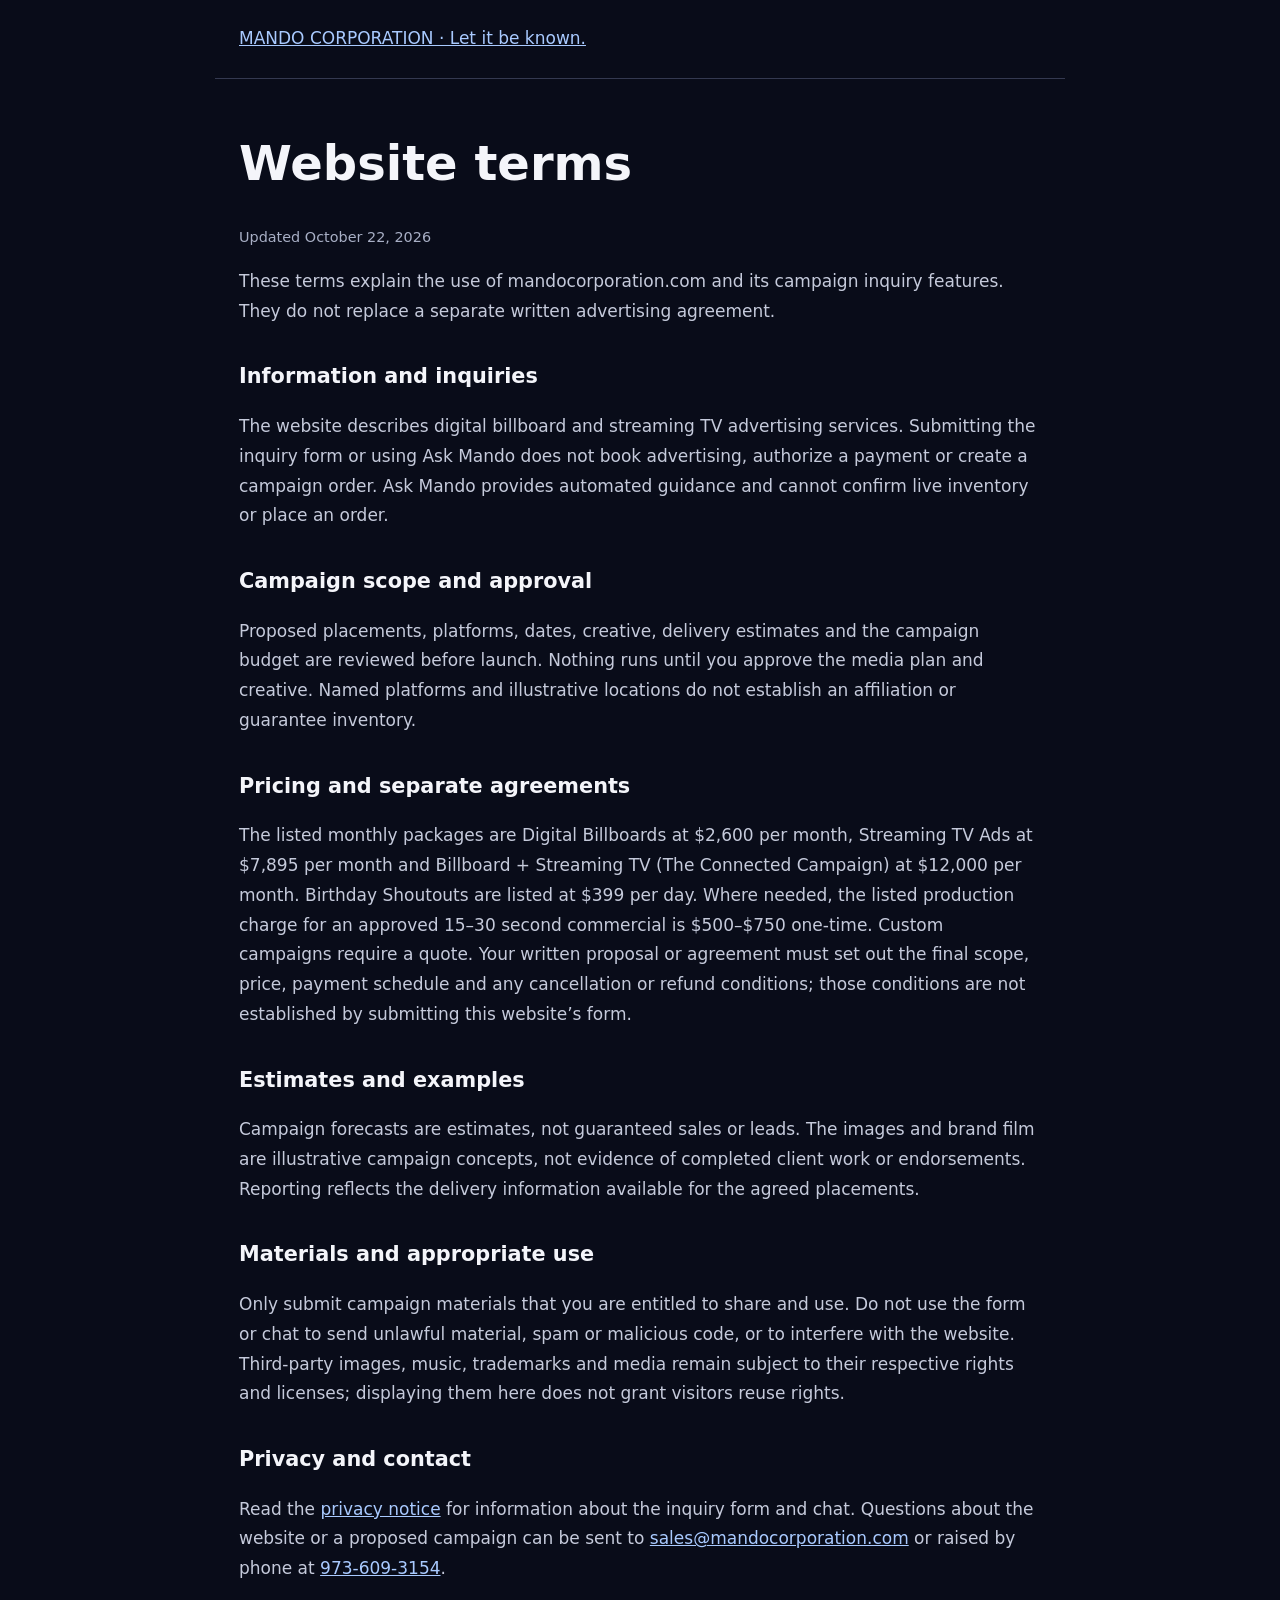
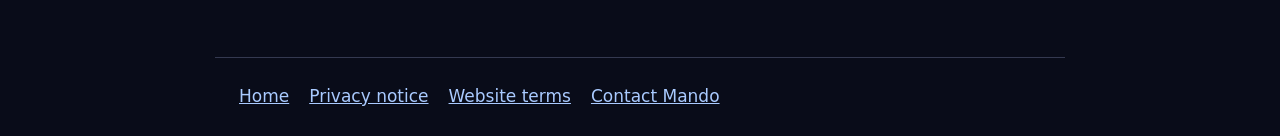
<file: public/terms.html>
<!doctype html><html lang="en"><head><meta charset="utf-8"><meta name="viewport" content="width=device-width,initial-scale=1"><title>Website terms | Mando Corporation</title><style>*{box-sizing:border-box}body{margin:0;background:#090c19;color:#f4f5fa;font:17px/1.75 system-ui,sans-serif}main,header,footer{max-width:850px;margin:auto;padding:24px}header{border-bottom:1px solid #343950}a{color:#a9caff}a:focus-visible{outline:3px solid #a9caff;outline-offset:4px}h1{font-size:clamp(2rem,6vw,3rem);line-height:1.2}h2{font-size:1.3rem;margin-top:32px}p,li{color:#c5cadb}.date{color:#a8afc5;font-size:.9rem}footer{border-top:1px solid #343950;margin-top:32px}nav{display:flex;gap:20px;flex-wrap:wrap}</style><link rel="icon" type="image/png" sizes="144x144" href="[data-uri]"><link rel="apple-touch-icon" href="[data-uri]"></head><body><header><a href="/">MANDO CORPORATION · Let it be known.</a></header><main><h1>Website terms</h1><p class="date">Updated October 22, 2026</p><p>These terms explain the use of mandocorporation.com and its campaign inquiry features. They do not replace a separate written advertising agreement.</p><h2>Information and inquiries</h2><p>The website describes digital billboard and streaming TV advertising services. Submitting the inquiry form or using Ask Mando does not book advertising, authorize a payment or create a campaign order. Ask Mando provides automated guidance and cannot confirm live inventory or place an order.</p><h2>Campaign scope and approval</h2><p>Proposed placements, platforms, dates, creative, delivery estimates and the campaign budget are reviewed before launch. Nothing runs until you approve the media plan and creative. Named platforms and illustrative locations do not establish an affiliation or guarantee inventory.</p><h2>Pricing and separate agreements</h2><p>The listed monthly packages are Digital Billboards at $2,600 per month, Streaming TV Ads at $7,895 per month and Billboard + Streaming TV (The Connected Campaign) at $12,000 per month. Birthday Shoutouts are listed at $399 per day. Where needed, the listed production charge for an approved 15–30 second commercial is $500–$750 one-time. Custom campaigns require a quote. Your written proposal or agreement must set out the final scope, price, payment schedule and any cancellation or refund conditions; those conditions are not established by submitting this website’s form.</p><h2>Estimates and examples</h2><p>Campaign forecasts are estimates, not guaranteed sales or leads. The images and brand film are illustrative campaign concepts, not evidence of completed client work or endorsements. Reporting reflects the delivery information available for the agreed placements.</p><h2>Materials and appropriate use</h2><p>Only submit campaign materials that you are entitled to share and use. Do not use the form or chat to send unlawful material, spam or malicious code, or to interfere with the website. Third-party images, music, trademarks and media remain subject to their respective rights and licenses; displaying them here does not grant visitors reuse rights.</p><h2>Privacy and contact</h2><p>Read the <a href="/privacy.html">privacy notice</a> for information about the inquiry form and chat. Questions about the website or a proposed campaign can be sent to <a href="mailto:sales@mandocorporation.com">sales@mandocorporation.com</a> or raised by phone at <a href="tel:+19736093154">973-609-3154</a>.</p></main><footer><nav aria-label="Footer"><a href="/">Home</a><a href="/privacy.html">Privacy notice</a><a href="/terms.html">Website terms</a><a href="mailto:sales@mandocorporation.com">Contact Mando</a></nav></footer></body></html>
</file>
<file: site/styles.css>
:root {
  --bg: #0a0e14;
  --bg-alt: #0e141c;
  --surface: #131c27;
  --surface-2: #1a2533;
  --border: #233244;
  --text: #e8eef5;
  --muted: #94a3b6;
  --accent: #22d3ee;
  --accent-2: #67e8f9;
  --accent-soft: rgba(34, 211, 238, 0.12);
  --warn: #f87171;
  --warn-soft: rgba(248, 113, 113, 0.12);
  --crit: #fb7185;
  --ok: #34d399;
  --ok-soft: rgba(52, 211, 153, 0.12);
  --radius: 10px;
  --radius-lg: 14px;
  --mono: 'JetBrains Mono', ui-monospace, SFMono-Regular, Menlo, Consolas, monospace;
  --sans: 'Inter', system-ui, -apple-system, Segoe UI, Roboto, sans-serif;
  --max: 1180px;
}

* { box-sizing: border-box; }

html { scroll-behavior: smooth; }

body {
  margin: 0;
  font-family: var(--sans);
  background:
    radial-gradient(1100px 600px at 80% -10%, rgba(34, 211, 238, 0.10), transparent 60%),
    radial-gradient(900px 500px at -10% 10%, rgba(103, 232, 249, 0.05), transparent 60%),
    var(--bg);
  color: var(--text);
  line-height: 1.6;
  -webkit-font-smoothing: antialiased;
}

.container { max-width: var(--max); margin: 0 auto; padding: 0 24px; }

.skip-link {
  position: absolute; left: -9999px; top: 0;
  background: var(--accent); color: #00121b; padding: 8px 12px; border-radius: 6px;
}
.skip-link:focus { left: 16px; top: 16px; z-index: 100; }

/* Header */
.site-header {
  position: sticky; top: 0; z-index: 50;
  background: rgba(10, 14, 20, 0.85);
  backdrop-filter: blur(10px);
  border-bottom: 1px solid var(--border);
}
.header-row {
  display: flex; align-items: center; justify-content: space-between;
  padding: 14px 24px; gap: 16px;
}
.brand { font-family: var(--mono); font-size: 13px; letter-spacing: .03em; color: var(--muted); }
.brand-mark { color: var(--accent); font-weight: 700; }
.brand-sep { margin: 0 8px; color: var(--border); }
.brand-name { color: var(--text); font-weight: 600; }
.site-nav { display: flex; gap: 18px; flex-wrap: wrap; }
.site-nav a {
  color: var(--muted); text-decoration: none; font-size: 14px; font-weight: 500;
  transition: color .15s ease;
}
.site-nav a:hover, .site-nav a:focus { color: var(--accent-2); }

/* Hero */
.hero { padding: 72px 0 48px; }
.hero-grid {
  display: grid; grid-template-columns: 1.4fr 1fr; gap: 56px; align-items: center;
}
.eyebrow {
  font-family: var(--mono); font-size: 12px; text-transform: uppercase;
  letter-spacing: .18em; color: var(--accent); margin: 0 0 16px;
}
h1 {
  font-size: clamp(2rem, 4.2vw, 3.6rem); line-height: 1.05;
  margin: 0 0 18px; font-weight: 800; letter-spacing: -0.02em;
}
.accent { color: var(--accent); }
.lede { font-size: 1.1rem; color: var(--muted); margin: 0 0 24px; max-width: 60ch; }

.tags { display: flex; flex-wrap: wrap; gap: 8px; margin-bottom: 20px; }
.tag {
  font-family: var(--mono); font-size: 12px; color: var(--text);
  background: var(--surface); border: 1px solid var(--border);
  padding: 6px 10px; border-radius: 999px;
}
.tag-accent { background: var(--accent-soft); border-color: var(--accent); color: var(--accent-2); }
.tag-warn { background: var(--warn-soft); border-color: var(--warn); color: var(--warn); }

.status-pill {
  display: inline-flex; align-items: center; gap: 10px;
  background: var(--accent-soft); color: var(--accent-2);
  padding: 8px 14px; border-radius: 999px; font-family: var(--mono); font-size: 13px;
  border: 1px solid rgba(34, 211, 238, 0.4);
}
.status-dot {
  width: 8px; height: 8px; border-radius: 50%; background: var(--accent);
  box-shadow: 0 0 0 0 rgba(34, 211, 238, 0.7);
  animation: pulse 2s infinite;
}
@keyframes pulse {
  0% { box-shadow: 0 0 0 0 rgba(34, 211, 238, 0.7); }
  70% { box-shadow: 0 0 0 12px rgba(34, 211, 238, 0); }
  100% { box-shadow: 0 0 0 0 rgba(34, 211, 238, 0); }
}

.cta-row { display: flex; flex-wrap: wrap; gap: 12px; margin-top: 20px; }
.btn {
  display: inline-flex; align-items: center; gap: 8px;
  padding: 10px 16px; border-radius: 8px;
  font-family: var(--mono); font-size: 13px; font-weight: 600;
  text-decoration: none; border: 1px solid var(--border);
  transition: border-color .15s ease, background .15s ease, transform .15s ease;
}
.btn-primary { background: var(--accent-soft); color: var(--accent-2); border-color: var(--accent); }
.btn-primary:hover { background: rgba(34, 211, 238, 0.2); transform: translateY(-1px); }
.btn-ghost { background: var(--surface); color: var(--text); }
.btn-ghost:hover { border-color: var(--accent); color: var(--accent-2); }

.hero-stats {
  display: grid; grid-template-columns: repeat(2, 1fr); gap: 14px;
}
.stat {
  background: var(--surface); border: 1px solid var(--border);
  border-radius: var(--radius); padding: 18px 16px;
  display: flex; flex-direction: column; gap: 4px;
}
.stat-num { font-family: var(--mono); font-size: 1.8rem; font-weight: 700; color: var(--accent); }
.stat-label { font-size: 12px; color: var(--muted); text-transform: uppercase; letter-spacing: .12em; }

/* Banner image */
.banner-image { padding: 0 0 32px; }
.banner-figure {
  margin: 0; border: 1px solid var(--border);
  border-radius: var(--radius-lg); overflow: hidden; background: var(--surface);
  box-shadow: 0 30px 80px -40px rgba(34, 211, 238, 0.25);
}
.banner-figure img { display: block; width: 100%; height: auto; }
.banner-figure figcaption {
  font-family: var(--mono); font-size: 13px; color: var(--muted);
  padding: 14px 18px; border-top: 1px solid var(--border); background: var(--bg-alt);
}
.banner-figure figcaption strong { color: var(--accent-2); }

/* Sections */
.section { padding: 64px 0; border-top: 1px solid var(--border); }
.section-alt { background: var(--bg-alt); }
.section-kicker {
  font-family: var(--mono); font-size: 12px; text-transform: uppercase;
  letter-spacing: .18em; color: var(--accent); margin: 0 0 14px;
}
h2 {
  font-size: clamp(1.5rem, 2.6vw, 2.1rem); margin: 0 0 16px;
  letter-spacing: -0.01em; line-height: 1.15;
}
h3 { font-size: 1.15rem; margin: 0 0 10px; }
.prose { color: var(--muted); max-width: 70ch; }

.two-col {
  display: grid; grid-template-columns: 1.5fr 1fr; gap: 36px; align-items: start;
}

.card {
  background: var(--surface); border: 1px solid var(--border);
  border-radius: var(--radius-lg); padding: 22px;
}
.card-eyebrow { margin: 0 0 6px; font-family: var(--mono); font-size: 12px; color: var(--accent); letter-spacing: .12em; }
.card-title { margin: 0 0 6px; font-weight: 700; font-size: 1.05rem; }
.card-title code { font-family: var(--mono); background: transparent; color: var(--text); }
.card-meta { margin: 0; color: var(--muted); font-size: 14px; }

/* Workflow timeline */
.workflow-grid {
  display: grid; grid-template-columns: repeat(3, 1fr); gap: 14px; margin-top: 22px;
}
.workflow-step {
  background: var(--surface); border: 1px solid var(--border);
  border-radius: var(--radius-lg); padding: 18px;
  position: relative;
}
.workflow-step .step-num {
  font-family: var(--mono); color: var(--accent); font-weight: 700;
  font-size: 12px; letter-spacing: .15em;
}
.workflow-step h3 { margin: 6px 0 8px; font-size: 1rem; }
.workflow-step p { color: var(--muted); font-size: 13.5px; margin: 0; }

/* Pipeline ASCII */
.pipeline-ascii {
  font-family: var(--mono); font-size: 13px; line-height: 1.5;
  background: var(--surface); border: 1px solid var(--border);
  border-radius: var(--radius); padding: 22px;
  color: var(--accent-2); overflow-x: auto; margin: 24px 0;
}

/* Tables */
.table-wrap {
  border: 1px solid var(--border); border-radius: var(--radius-lg);
  overflow: hidden; background: var(--surface);
}
.data-table { width: 100%; border-collapse: collapse; }
.data-table th, .data-table td {
  text-align: left; padding: 12px 16px; border-bottom: 1px solid var(--border);
  font-size: 14px; vertical-align: top;
}
.data-table th {
  font-family: var(--mono); font-size: 11px; text-transform: uppercase;
  letter-spacing: .15em; color: var(--muted); background: var(--bg-alt);
}
.data-table tr:last-child td { border-bottom: none; }
.data-table code { font-family: var(--mono); color: var(--accent-2); }

.severity-badge {
  display: inline-block; font-family: var(--mono); font-weight: 700; font-size: 11px;
  padding: 3px 9px; border-radius: 6px; letter-spacing: .08em;
}
.sev-high { background: var(--warn-soft); color: var(--warn); border: 1px solid var(--warn); }
.sev-med { background: rgba(251, 191, 36, 0.12); color: #fbbf24; border: 1px solid #fbbf24; }
.sev-low { background: var(--ok-soft); color: var(--ok); border: 1px solid var(--ok); }

.mitre-badge {
  display: inline-block; font-family: var(--mono); font-weight: 700; font-size: 11px;
  padding: 3px 9px; border-radius: 6px;
  background: var(--accent-soft); color: var(--accent-2); border: 1px solid var(--accent);
}

/* Config / code cards */
.config-grid {
  display: grid; grid-template-columns: repeat(2, 1fr); gap: 20px; margin-top: 24px;
}
.config-card {
  background: var(--surface); border: 1px solid var(--border);
  border-radius: var(--radius-lg); padding: 22px;
}
.config-card h3 { color: var(--text); }
.config-card p { color: var(--muted); margin-top: 0; }
.config-card pre {
  background: #06090c; border: 1px solid var(--border);
  padding: 14px; border-radius: var(--radius); overflow-x: auto;
  font-family: var(--mono); font-size: 13px; color: var(--accent-2);
  line-height: 1.6; margin: 14px 0 0;
}
.config-card code { font-family: var(--mono); }

/* MITRE / killchain */
.attack-card {
  background: var(--surface); border: 1px solid var(--accent);
  border-radius: var(--radius-lg); padding: 24px;
  box-shadow: 0 30px 80px -50px rgba(34, 211, 238, 0.5);
  margin-bottom: 28px;
}
.attack-card h3 { color: var(--accent-2); margin-top: 0; }
.attack-meta {
  display: grid; grid-template-columns: repeat(3, 1fr); gap: 12px;
  margin: 14px 0 0;
}
.attack-meta div {
  background: var(--bg-alt); border: 1px solid var(--border);
  border-radius: var(--radius); padding: 12px 14px;
}
.attack-meta .label {
  font-family: var(--mono); font-size: 11px; color: var(--muted);
  text-transform: uppercase; letter-spacing: .12em;
}
.attack-meta .val {
  font-family: var(--mono); font-weight: 700; color: var(--accent-2);
  margin-top: 4px; font-size: 14px;
}

/* Evidence grid */
.evidence-grid {
  display: grid; grid-template-columns: repeat(auto-fit, minmax(290px, 1fr));
  gap: 18px; margin-top: 22px;
}
.evidence-card {
  background: var(--surface); border: 1px solid var(--border);
  border-radius: var(--radius-lg); padding: 20px;
}
.evidence-card h3 { font-size: 1rem; }
.evidence-card .ev-tag {
  display: inline-block; font-family: var(--mono); font-size: 11px;
  background: var(--accent-soft); color: var(--accent-2);
  border: 1px solid var(--accent); padding: 2px 8px; border-radius: 999px;
  margin-bottom: 8px; letter-spacing: .08em;
}
.evidence-card p { color: var(--muted); font-size: 14px; margin: 6px 0; }
.evidence-card code {
  font-family: var(--mono); color: var(--accent-2); background: #06090c;
  padding: 2px 6px; border-radius: 4px; font-size: 12.5px;
}

/* Triage output figure */
.triage-figures {
  display: grid; grid-template-columns: 1fr 1fr; gap: 18px; margin-top: 22px;
}
.triage-figures figure {
  margin: 0; background: var(--surface); border: 1px solid var(--border);
  border-radius: var(--radius-lg); overflow: hidden;
}
.triage-figures img { display: block; width: 100%; height: auto; background: #fff; }
.triage-figures figcaption {
  font-family: var(--mono); font-size: 12px; color: var(--muted);
  padding: 12px 14px; border-top: 1px solid var(--border); background: var(--bg-alt);
}

/* Engineer */
.engineer-grid {
  display: grid; grid-template-columns: 1.2fr 1fr; gap: 40px; align-items: center;
}
.engineer-card {
  background: var(--surface); border: 1px solid var(--accent);
  border-radius: var(--radius-lg); padding: 28px;
  box-shadow: 0 30px 80px -50px rgba(34, 211, 238, 0.5);
}
.engineer-card h2 { margin-top: 10px; }
.bullets { list-style: none; padding: 0; margin: 16px 0 0; }
.bullets li {
  position: relative; padding-left: 22px; color: var(--muted); margin-bottom: 8px;
}
.bullets li::before {
  content: "▸"; position: absolute; left: 0; color: var(--accent); font-family: var(--mono);
}
.engineer-figure {
  margin: 0; border: 1px solid var(--border); border-radius: var(--radius-lg);
  overflow: hidden; background: var(--surface);
}
.engineer-figure img { display: block; width: 100%; height: auto; background: #fff; }
.engineer-figure figcaption {
  padding: 12px 16px; font-family: var(--mono); font-size: 12px;
  color: var(--muted); border-top: 1px solid var(--border); background: var(--bg-alt);
}

/* Response / escalation */
.response-grid {
  display: grid; grid-template-columns: 1fr 1fr; gap: 20px; margin-top: 22px;
}
.response-block {
  background: var(--surface); border: 1px solid var(--border);
  border-radius: var(--radius-lg); padding: 22px;
}
.response-block h3 { color: var(--text); }
.response-block ol { padding-left: 18px; color: var(--muted); margin: 0; }
.response-block ol li { margin-bottom: 8px; }
.response-block ol li strong { color: var(--text); }

.escalate-card {
  margin-top: 22px; background: rgba(248, 113, 113, 0.05);
  border: 1px solid var(--warn);
  border-left: 4px solid var(--warn);
  border-radius: var(--radius-lg); padding: 22px 24px;
}
.escalate-card h3 { color: var(--warn); margin-top: 0; }
.escalate-list { list-style: none; padding: 0; margin: 12px 0 0; }
.escalate-list li {
  padding-left: 26px; position: relative;
  color: var(--text); margin-bottom: 8px; font-size: 14px;
}
.escalate-list li::before {
  content: "✔"; position: absolute; left: 0;
  color: var(--warn); font-family: var(--mono); font-weight: 700;
}

/* Skills */
.skills-grid {
  display: grid; grid-template-columns: repeat(auto-fit, minmax(240px, 1fr));
  gap: 14px; margin-top: 22px;
}
.skill-tile {
  background: var(--surface); border: 1px solid var(--border);
  border-radius: var(--radius); padding: 16px 18px;
  transition: border-color .15s ease, transform .15s ease;
}
.skill-tile:hover { border-color: var(--accent); transform: translateY(-2px); }
.skill-tile h3 { font-size: .98rem; color: var(--accent-2); margin: 0 0 6px; }
.skill-tile p { color: var(--muted); font-size: 13px; margin: 0; }

/* Takeaway */
.takeaway {
  margin: 30px 0 0; padding: 22px 24px;
  background: var(--accent-soft); border-left: 4px solid var(--accent);
  border-radius: 0 var(--radius-lg) var(--radius-lg) 0;
}
.takeaway-title { font-weight: 700; color: var(--accent-2); margin: 0 0 8px; }
.takeaway p { margin: 0; color: var(--text); }
.takeaway p + p { margin-top: 8px; color: var(--muted); }

/* Footer */
.site-footer {
  border-top: 1px solid var(--border); background: var(--bg-alt);
  padding: 28px 0; margin-top: 40px;
}
.footer-row {
  display: flex; justify-content: space-between; gap: 24px; flex-wrap: wrap;
  font-size: 14px;
}
.footer-meta { color: var(--muted); font-family: var(--mono); font-size: 12px; margin: 4px 0 0; }
.footer-credit p:first-child strong { color: var(--accent-2); }

/* Responsive */
@media (max-width: 900px) {
  .hero { padding: 48px 0 28px; }
  .hero-grid { grid-template-columns: 1fr; gap: 32px; }
  .two-col, .engineer-grid { grid-template-columns: 1fr; }
  .config-grid, .response-grid, .triage-figures { grid-template-columns: 1fr; }
  .workflow-grid { grid-template-columns: 1fr; }
  .attack-meta { grid-template-columns: 1fr; }
  .header-row { flex-direction: column; align-items: flex-start; }
  .site-nav { width: 100%; overflow-x: auto; padding-bottom: 4px; }
}

@media (max-width: 520px) {
  .hero-stats { grid-template-columns: repeat(2, 1fr); }
  .container { padding: 0 18px; }
  .pipeline-ascii { font-size: 11px; }
}
</file>
